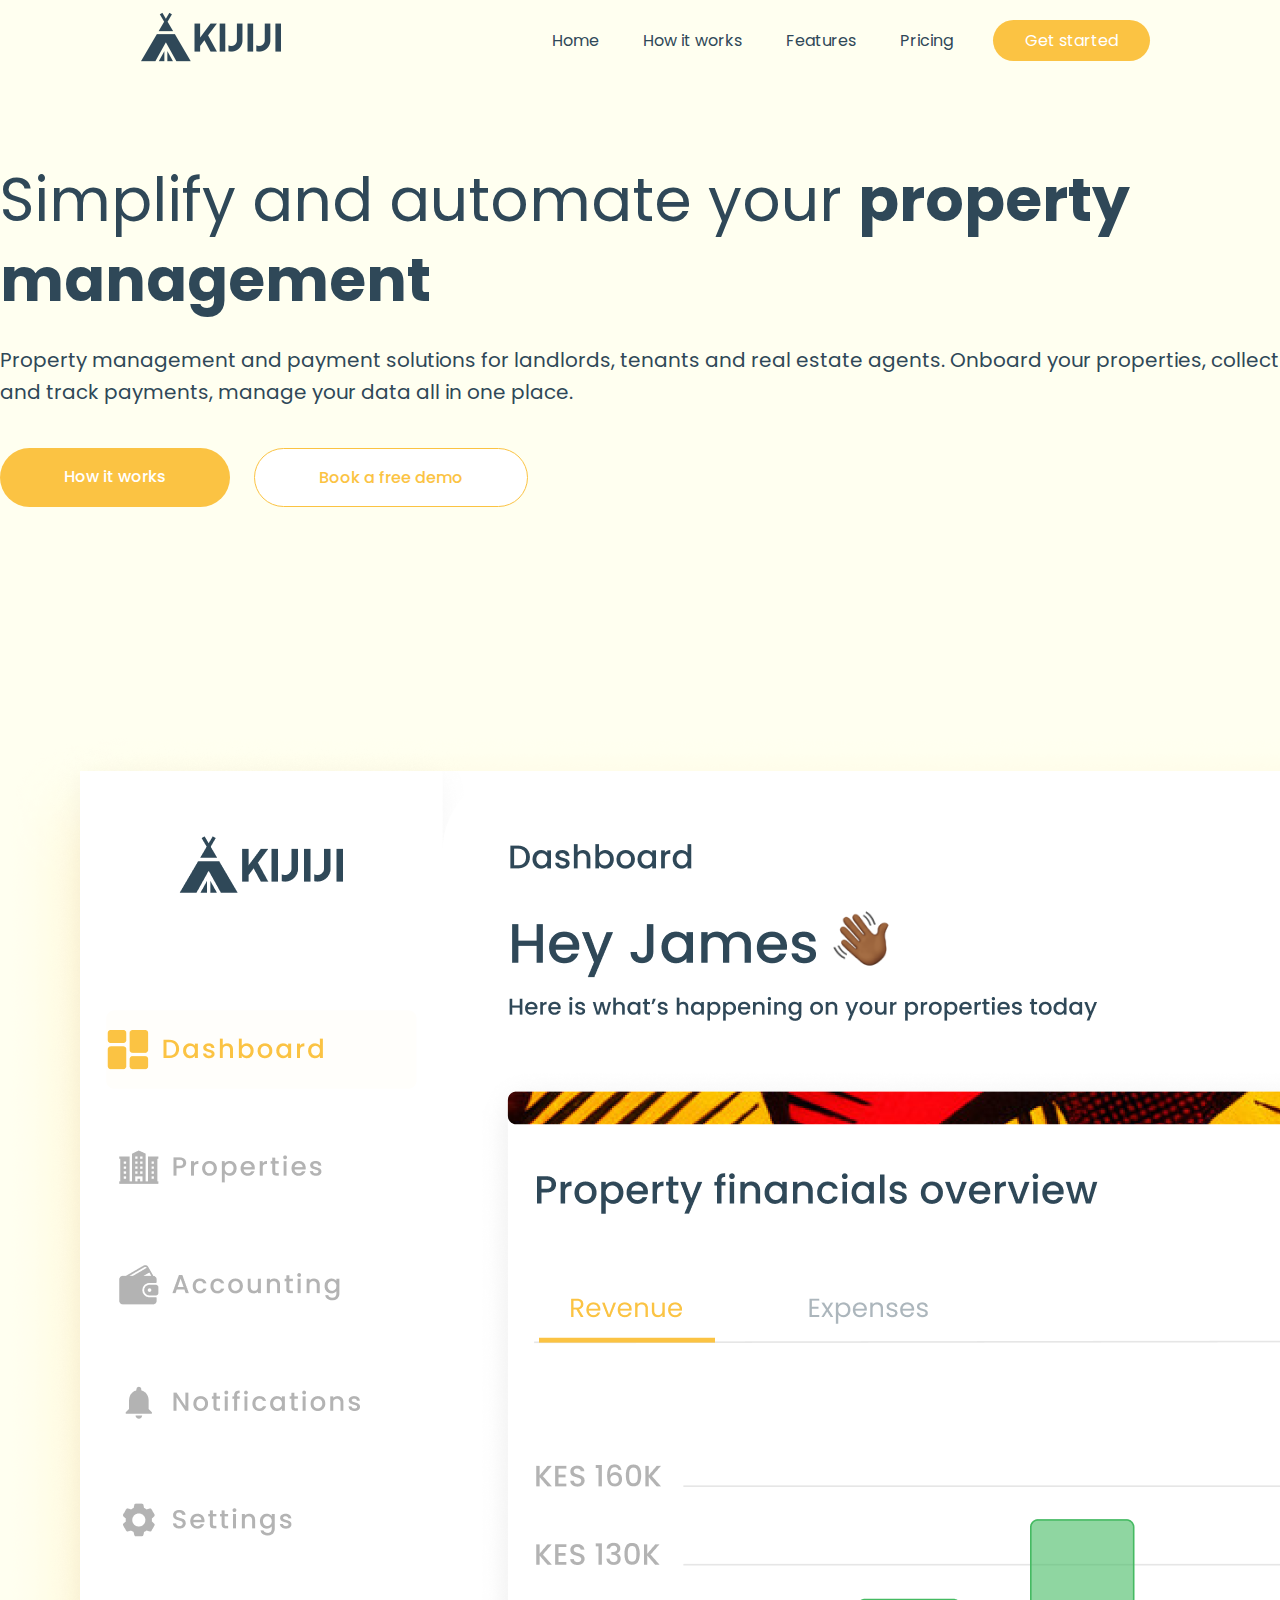
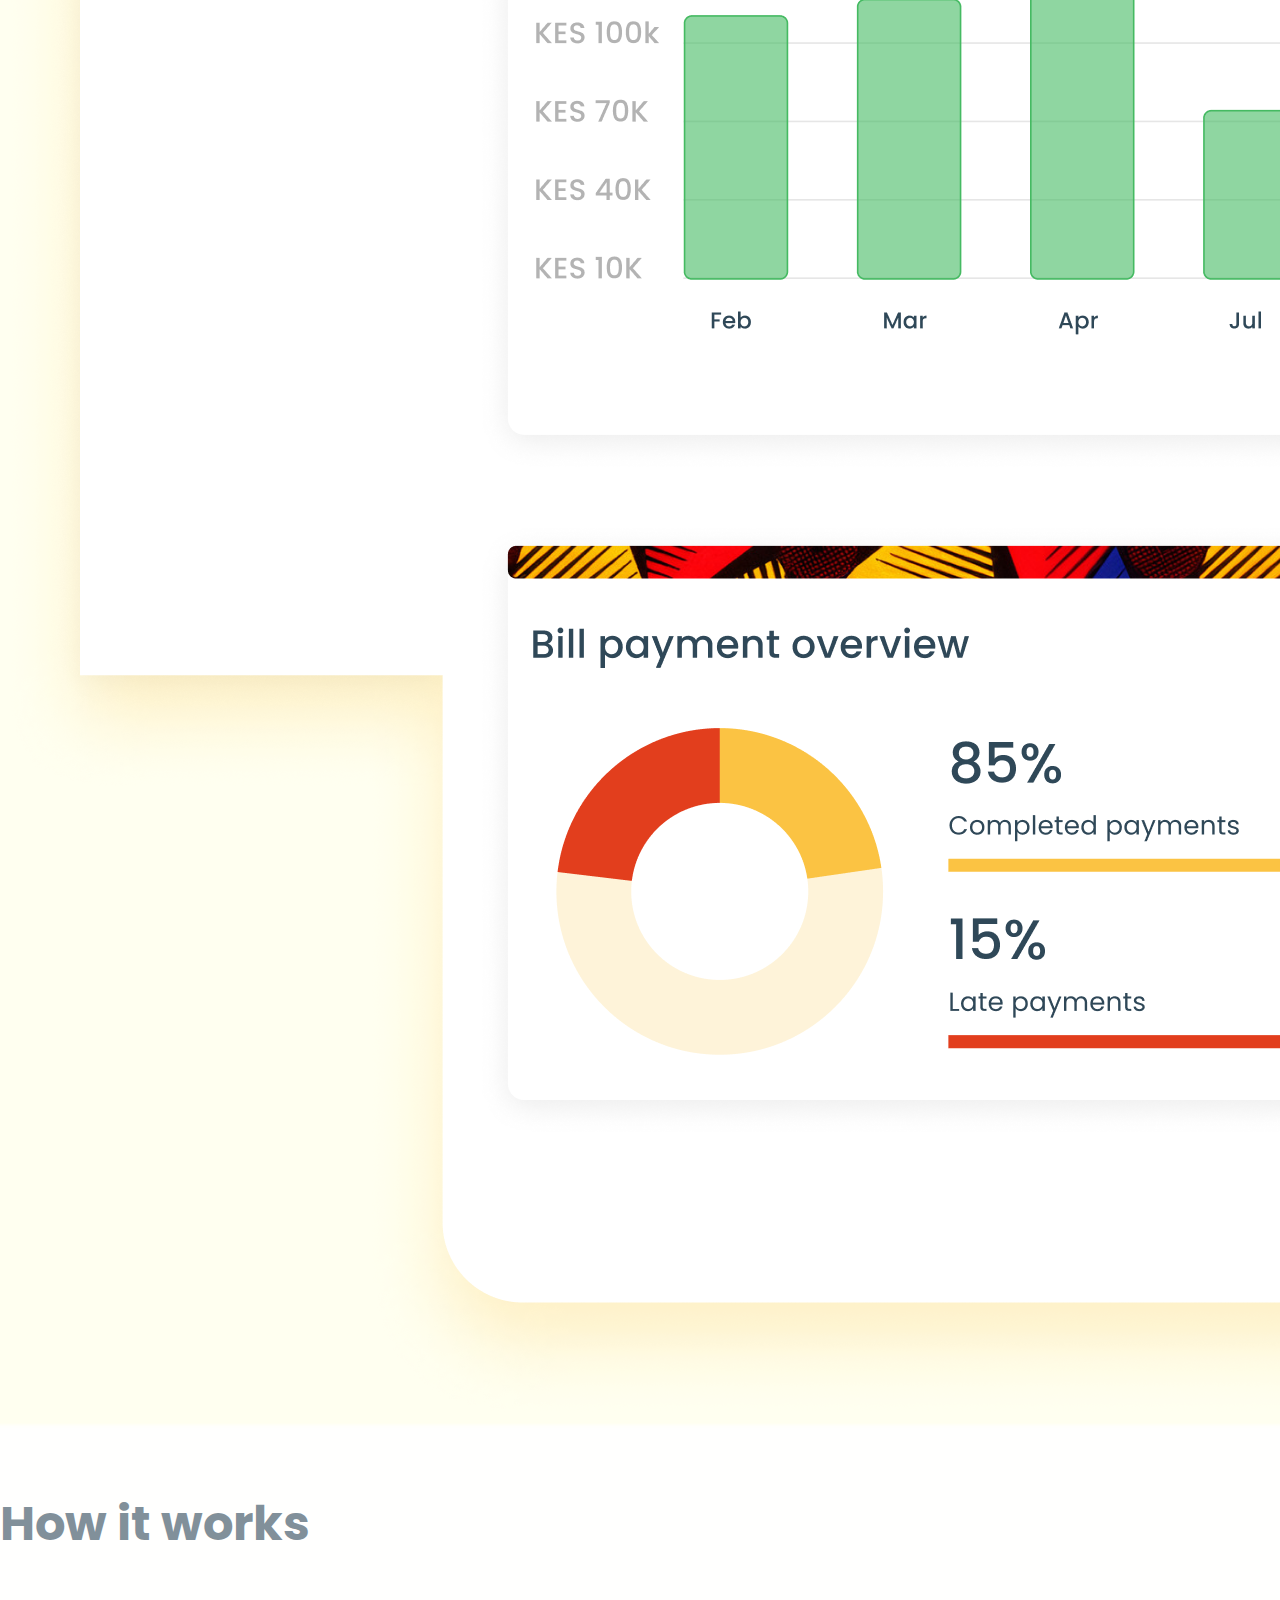
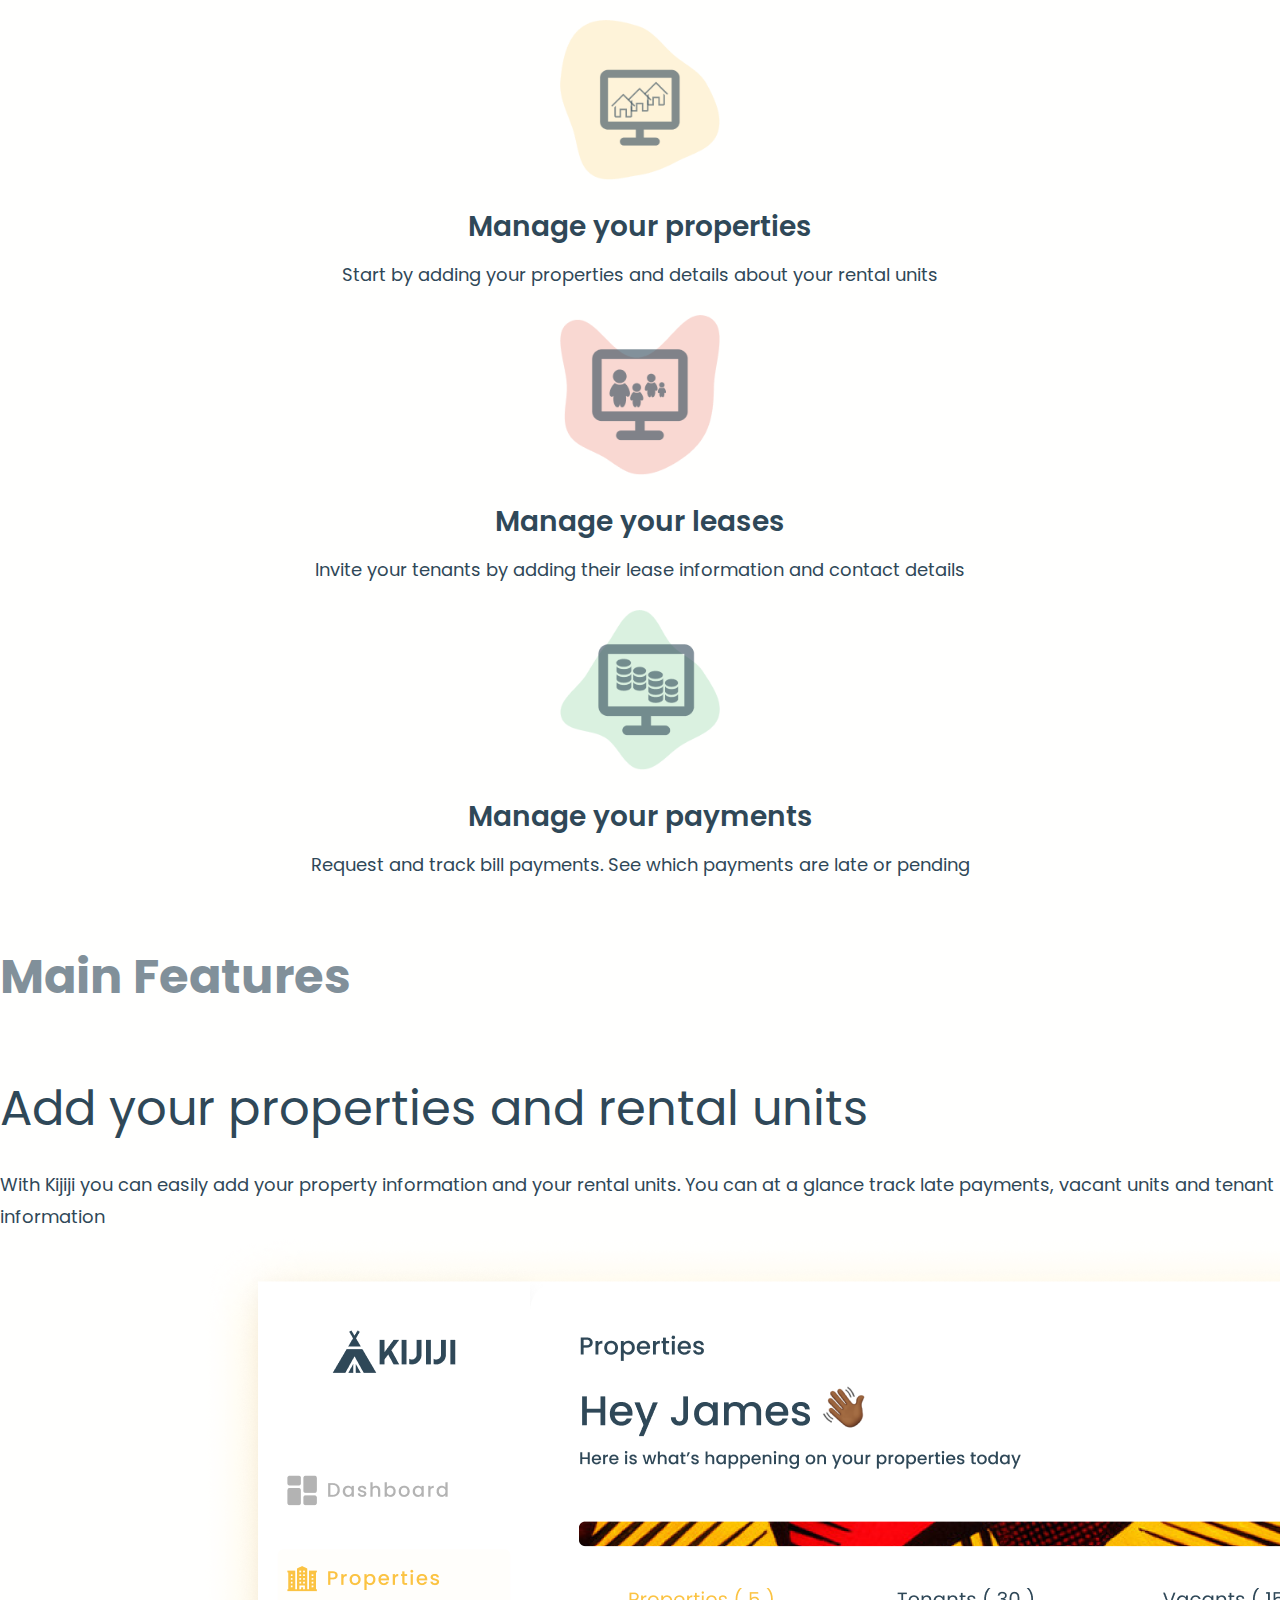
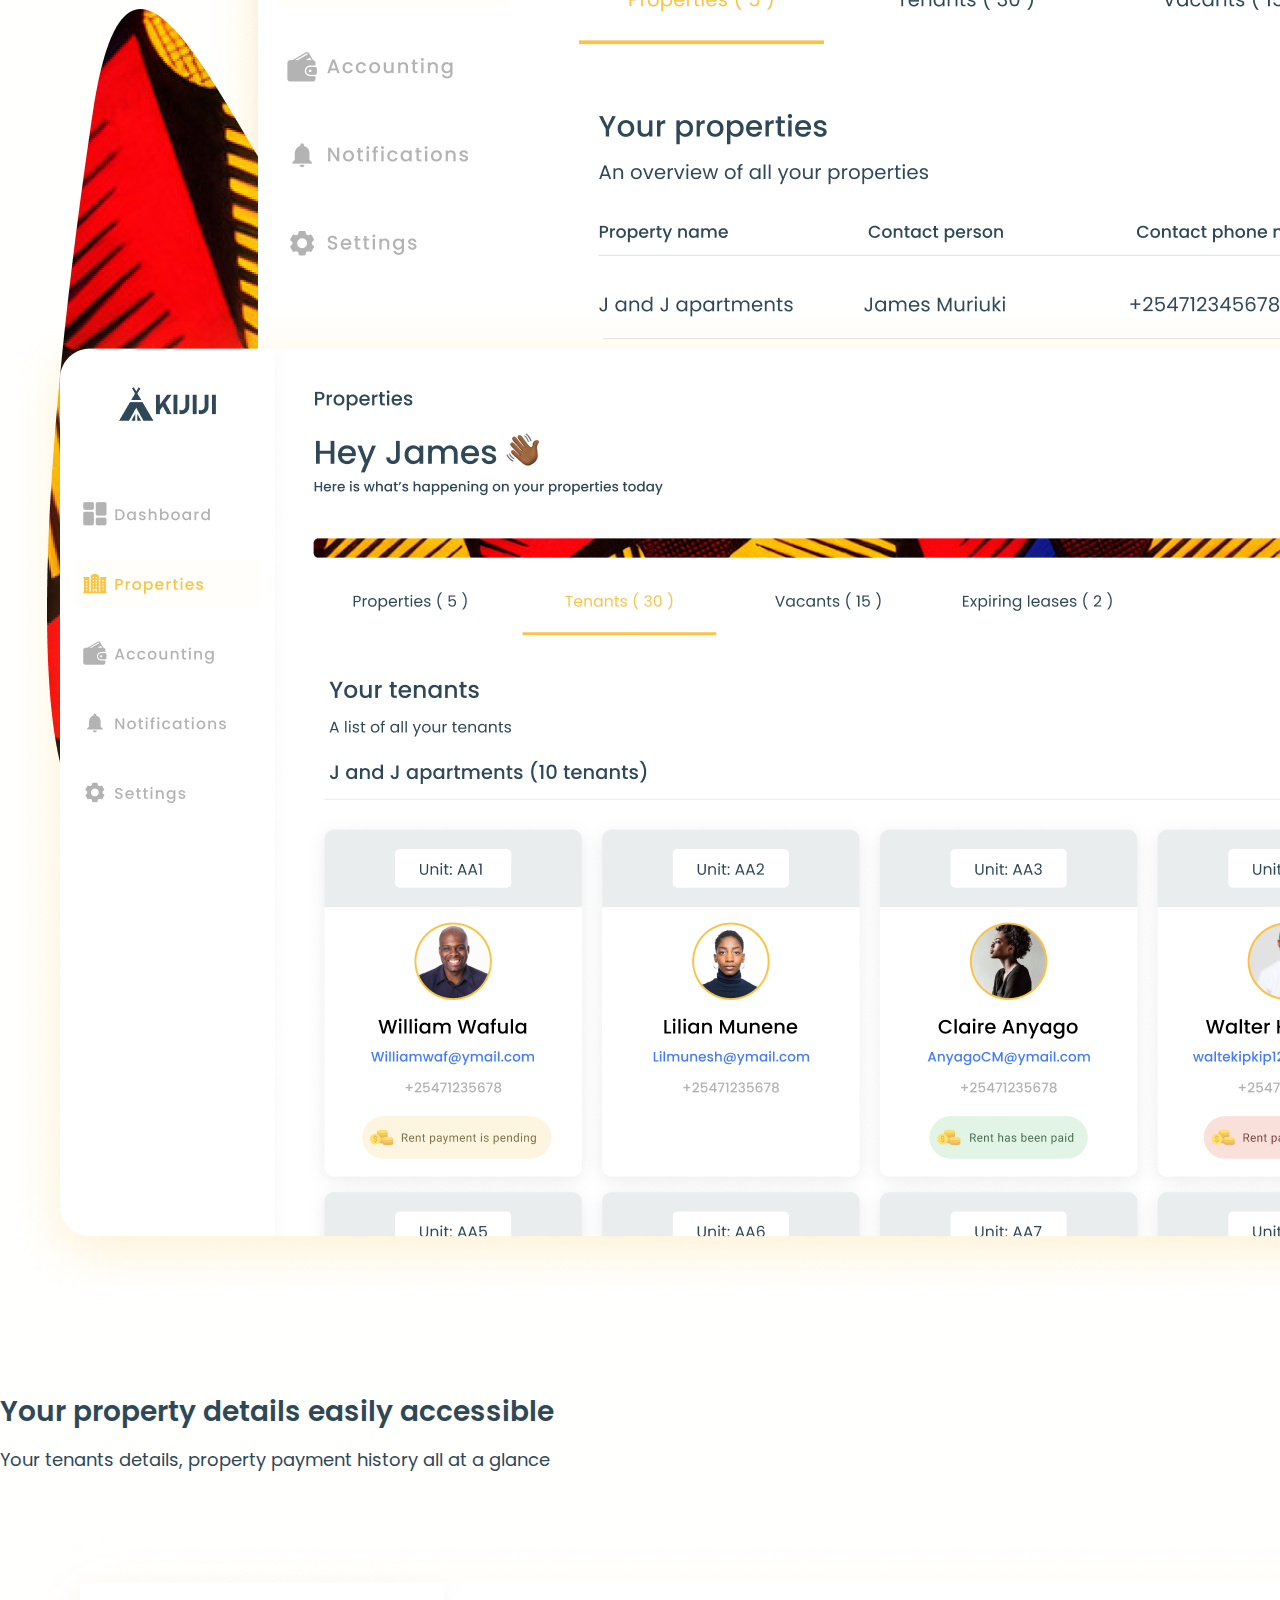
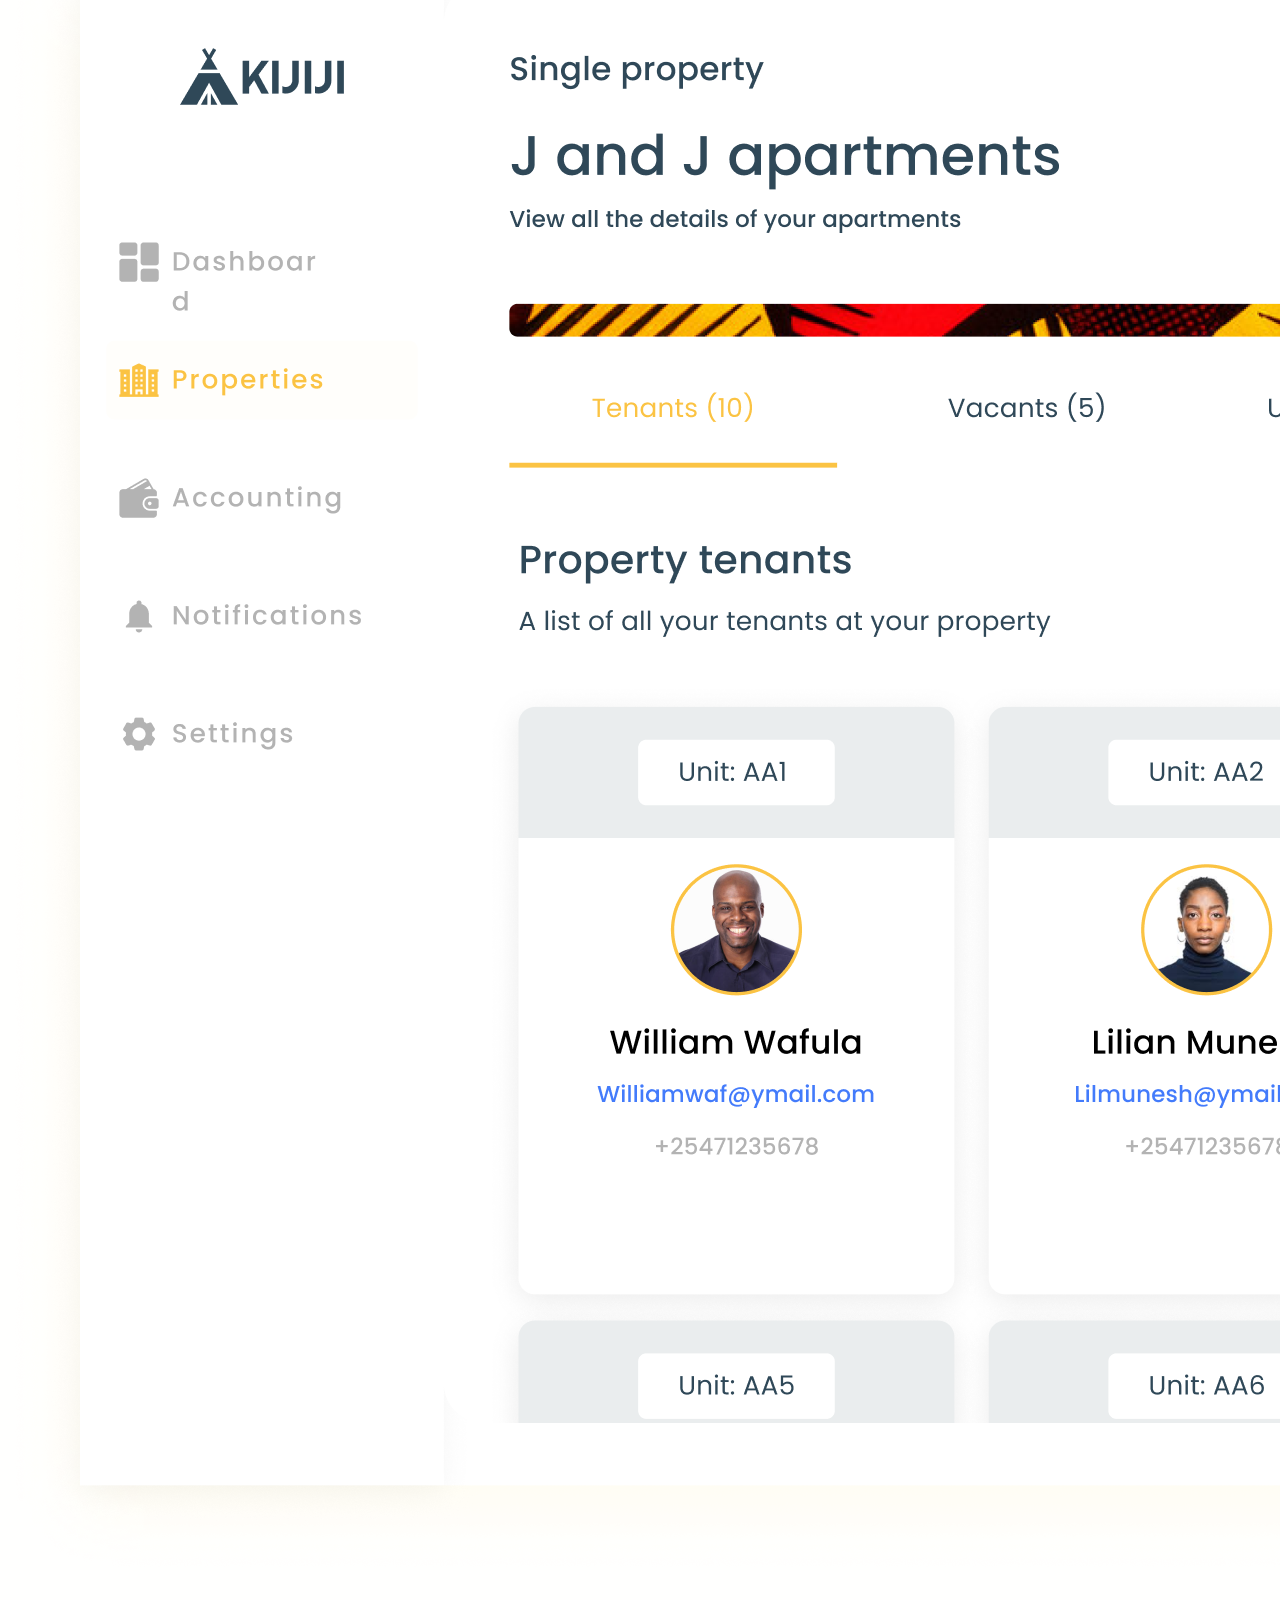
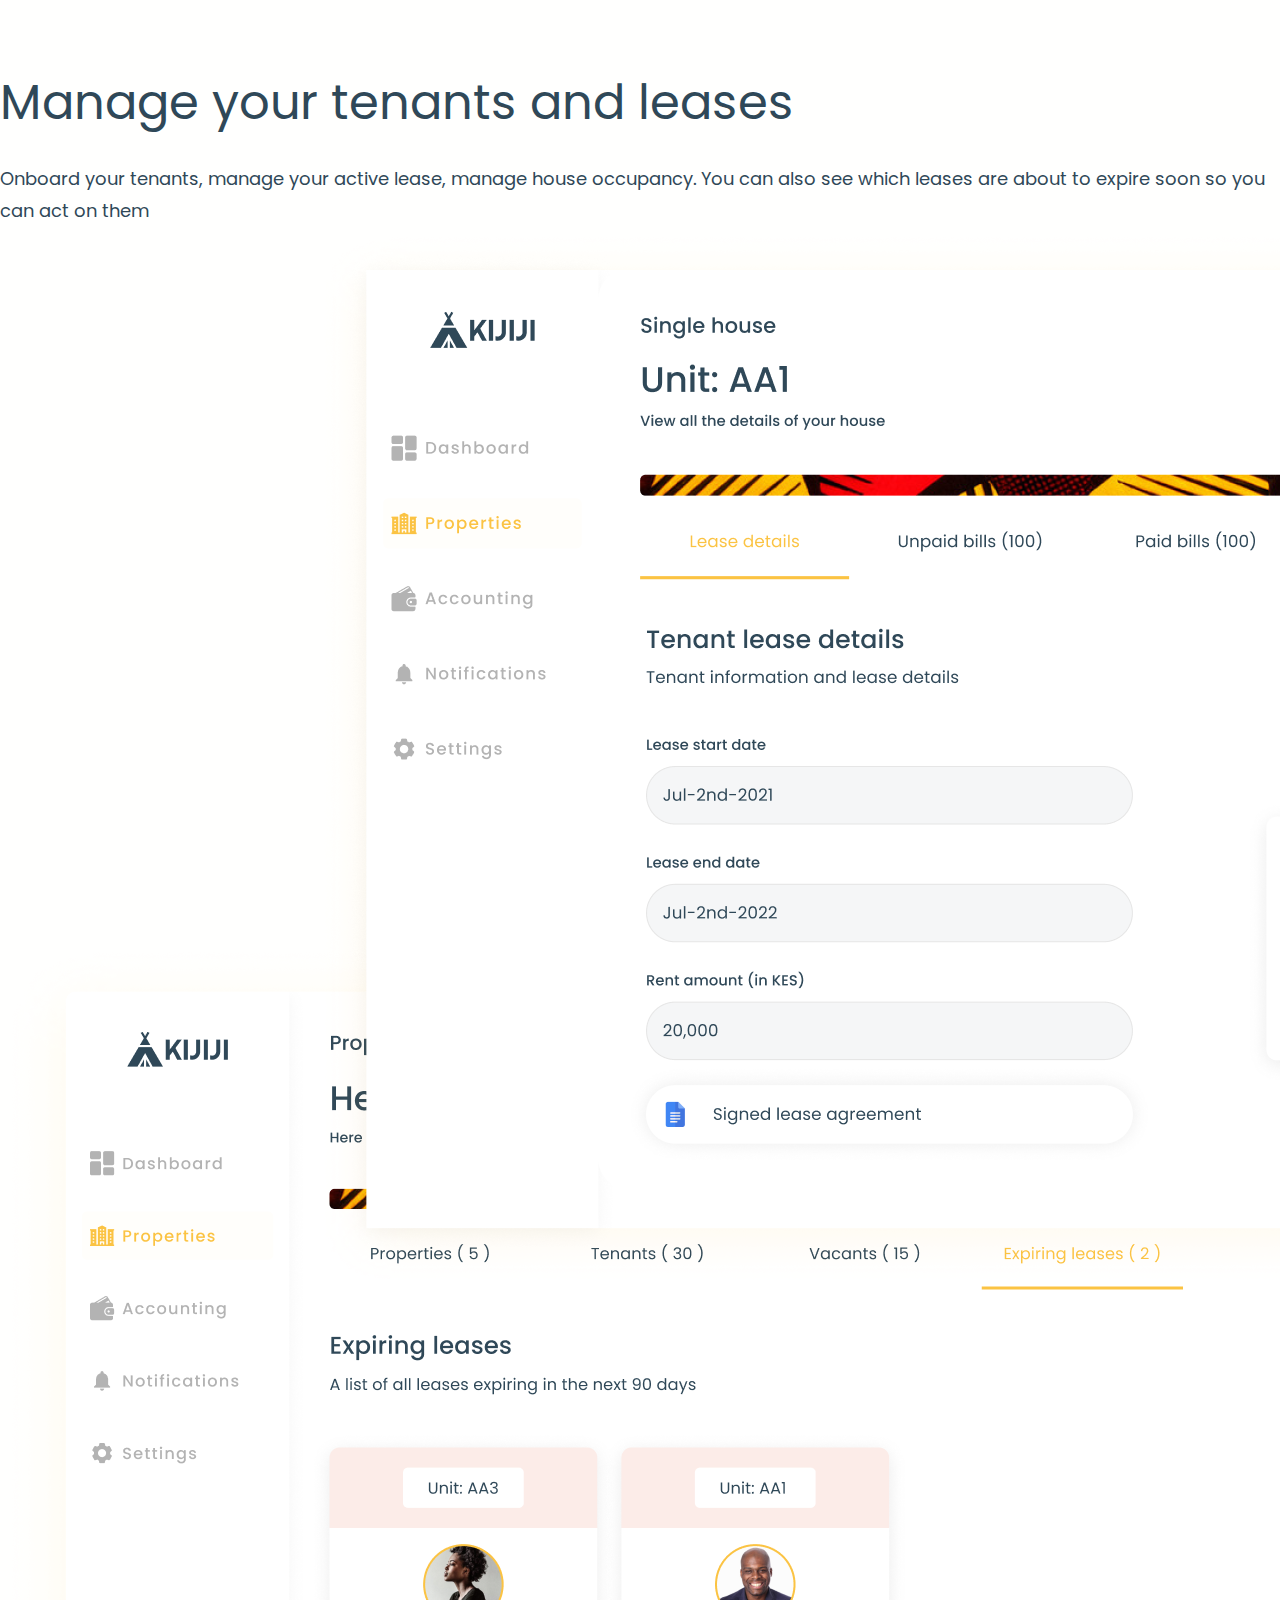
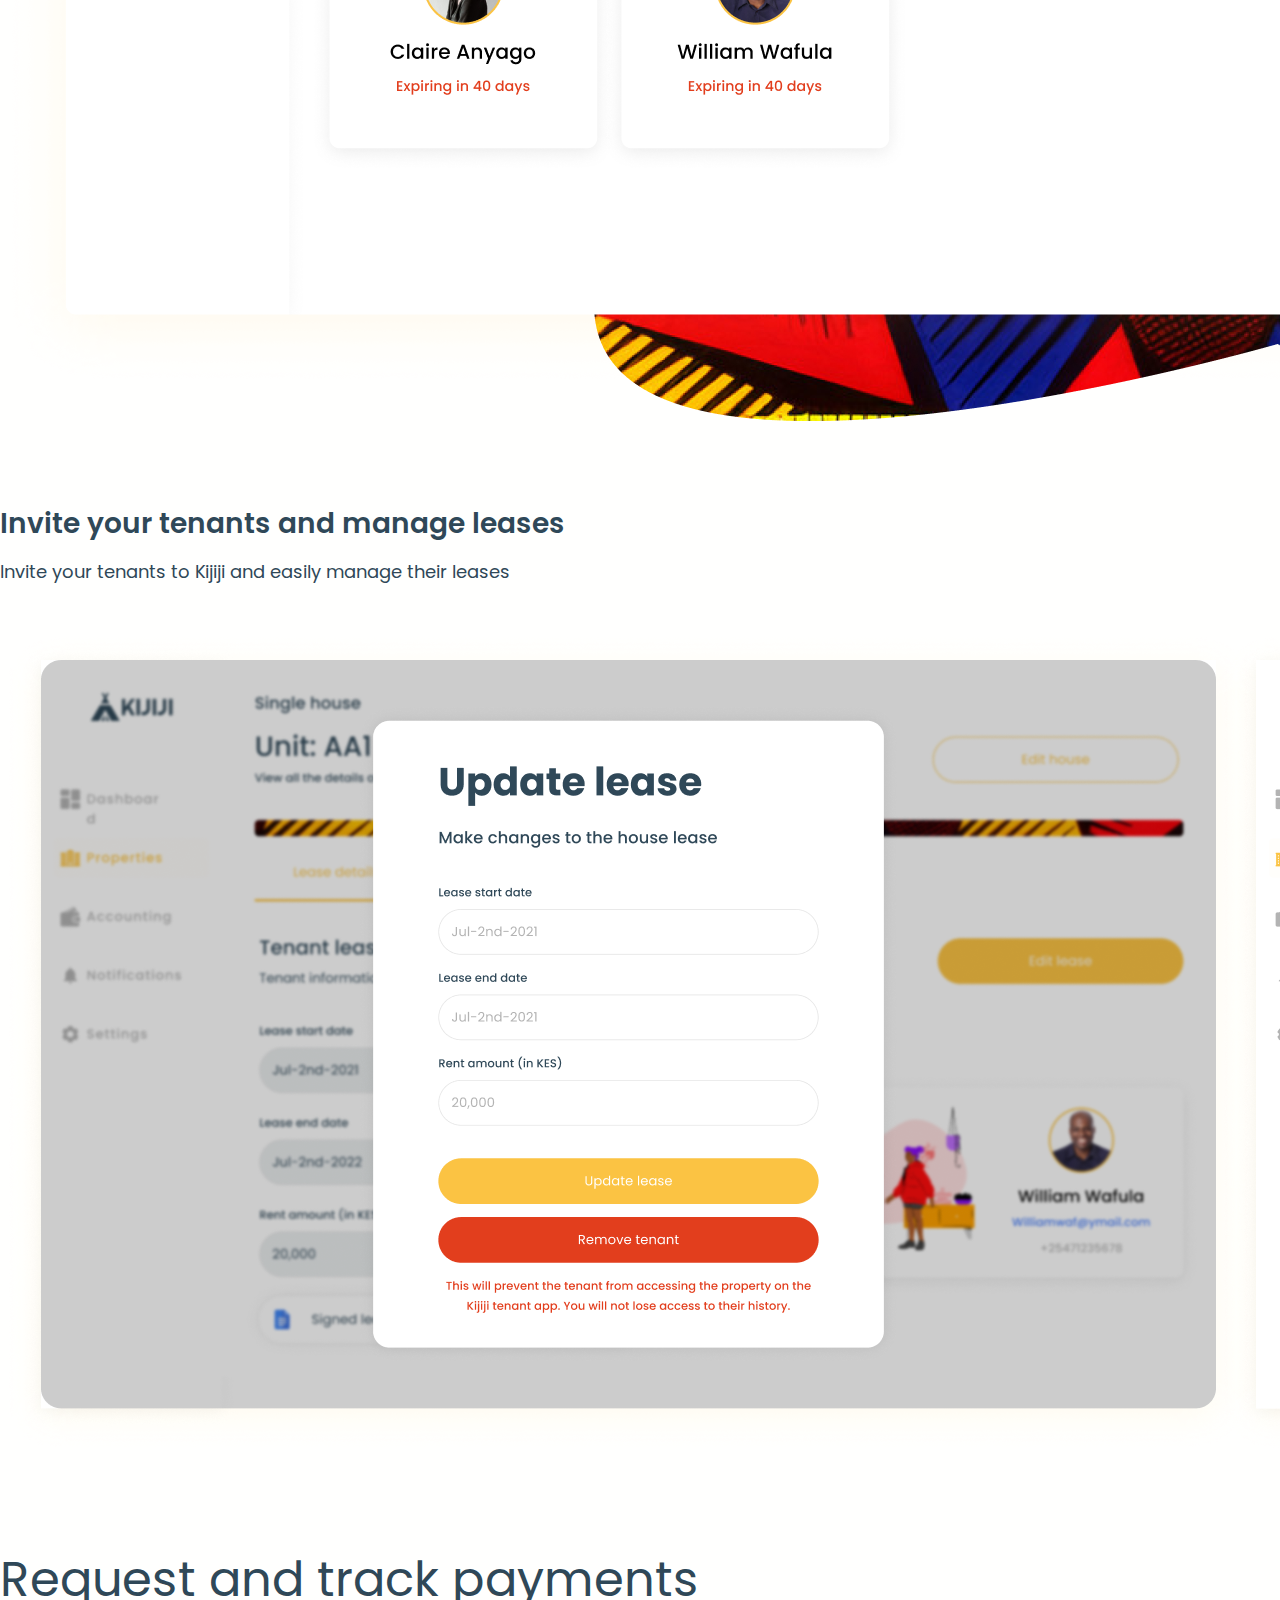
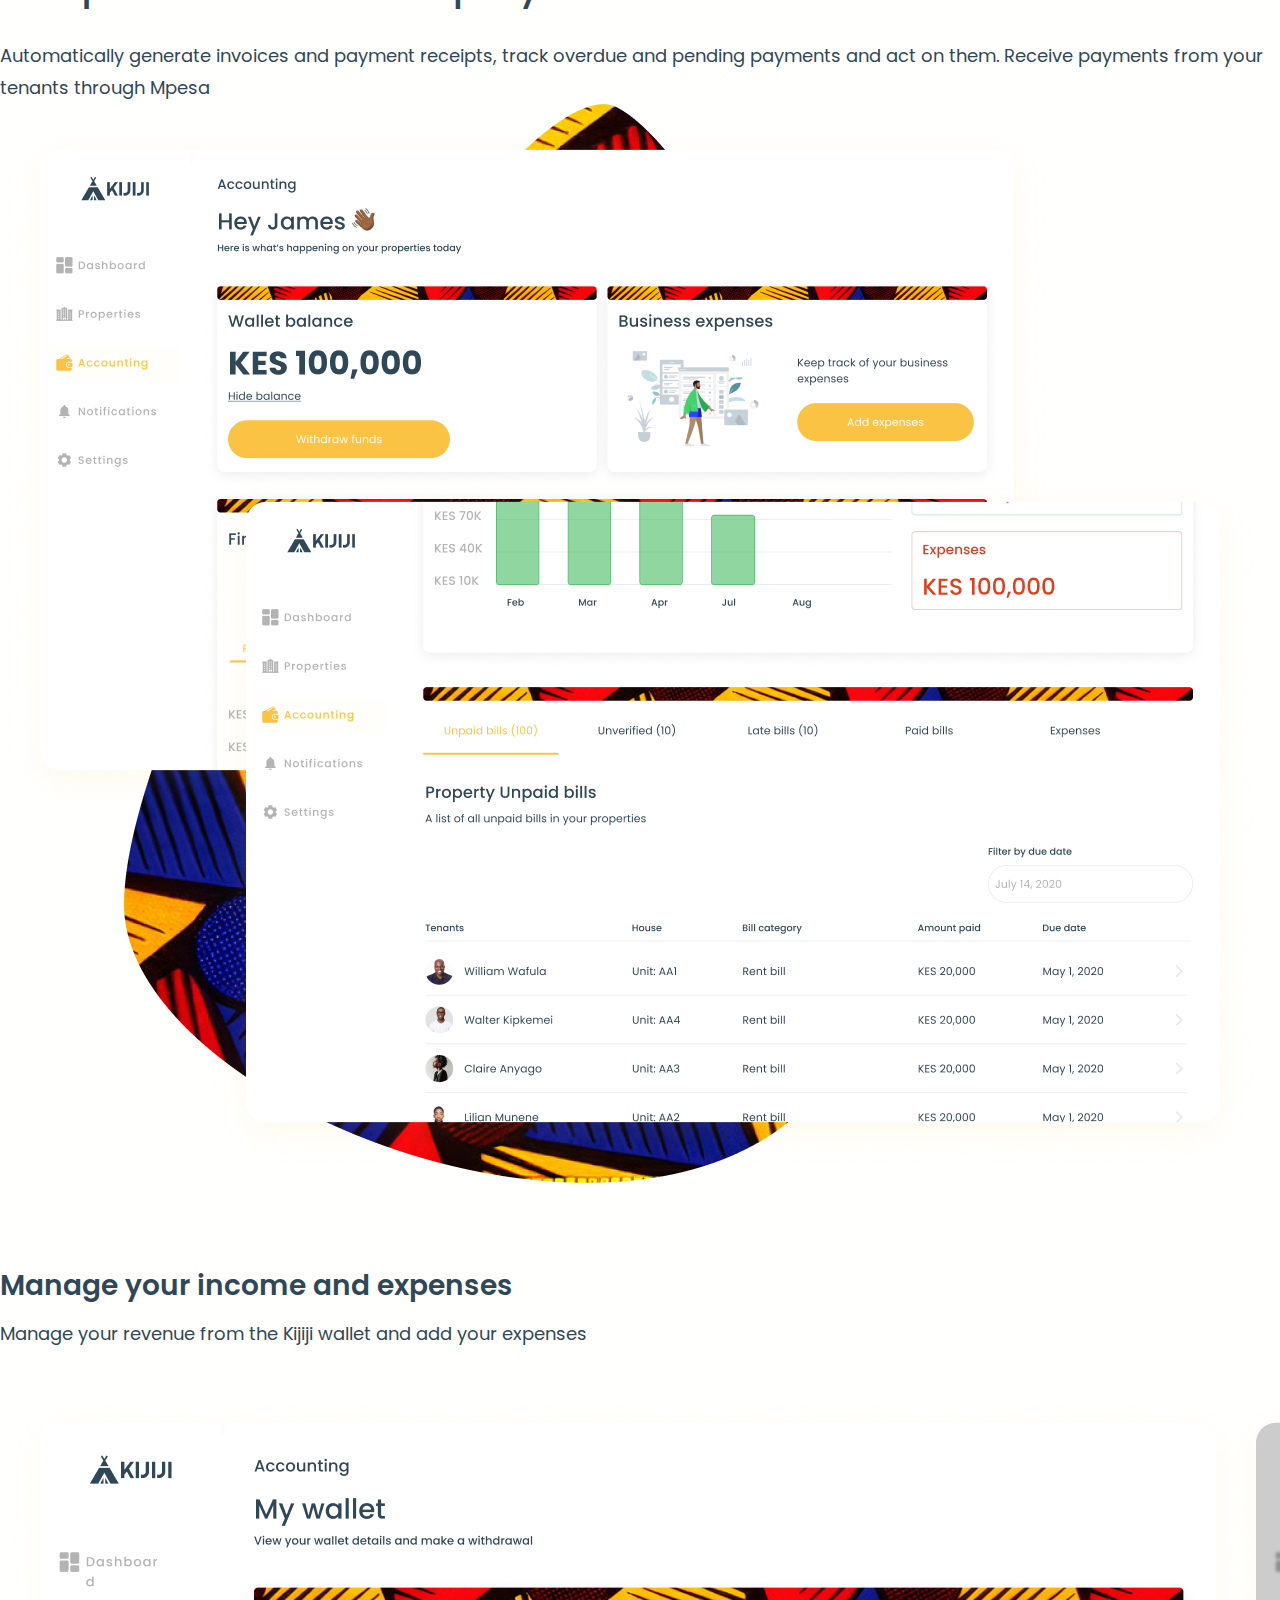
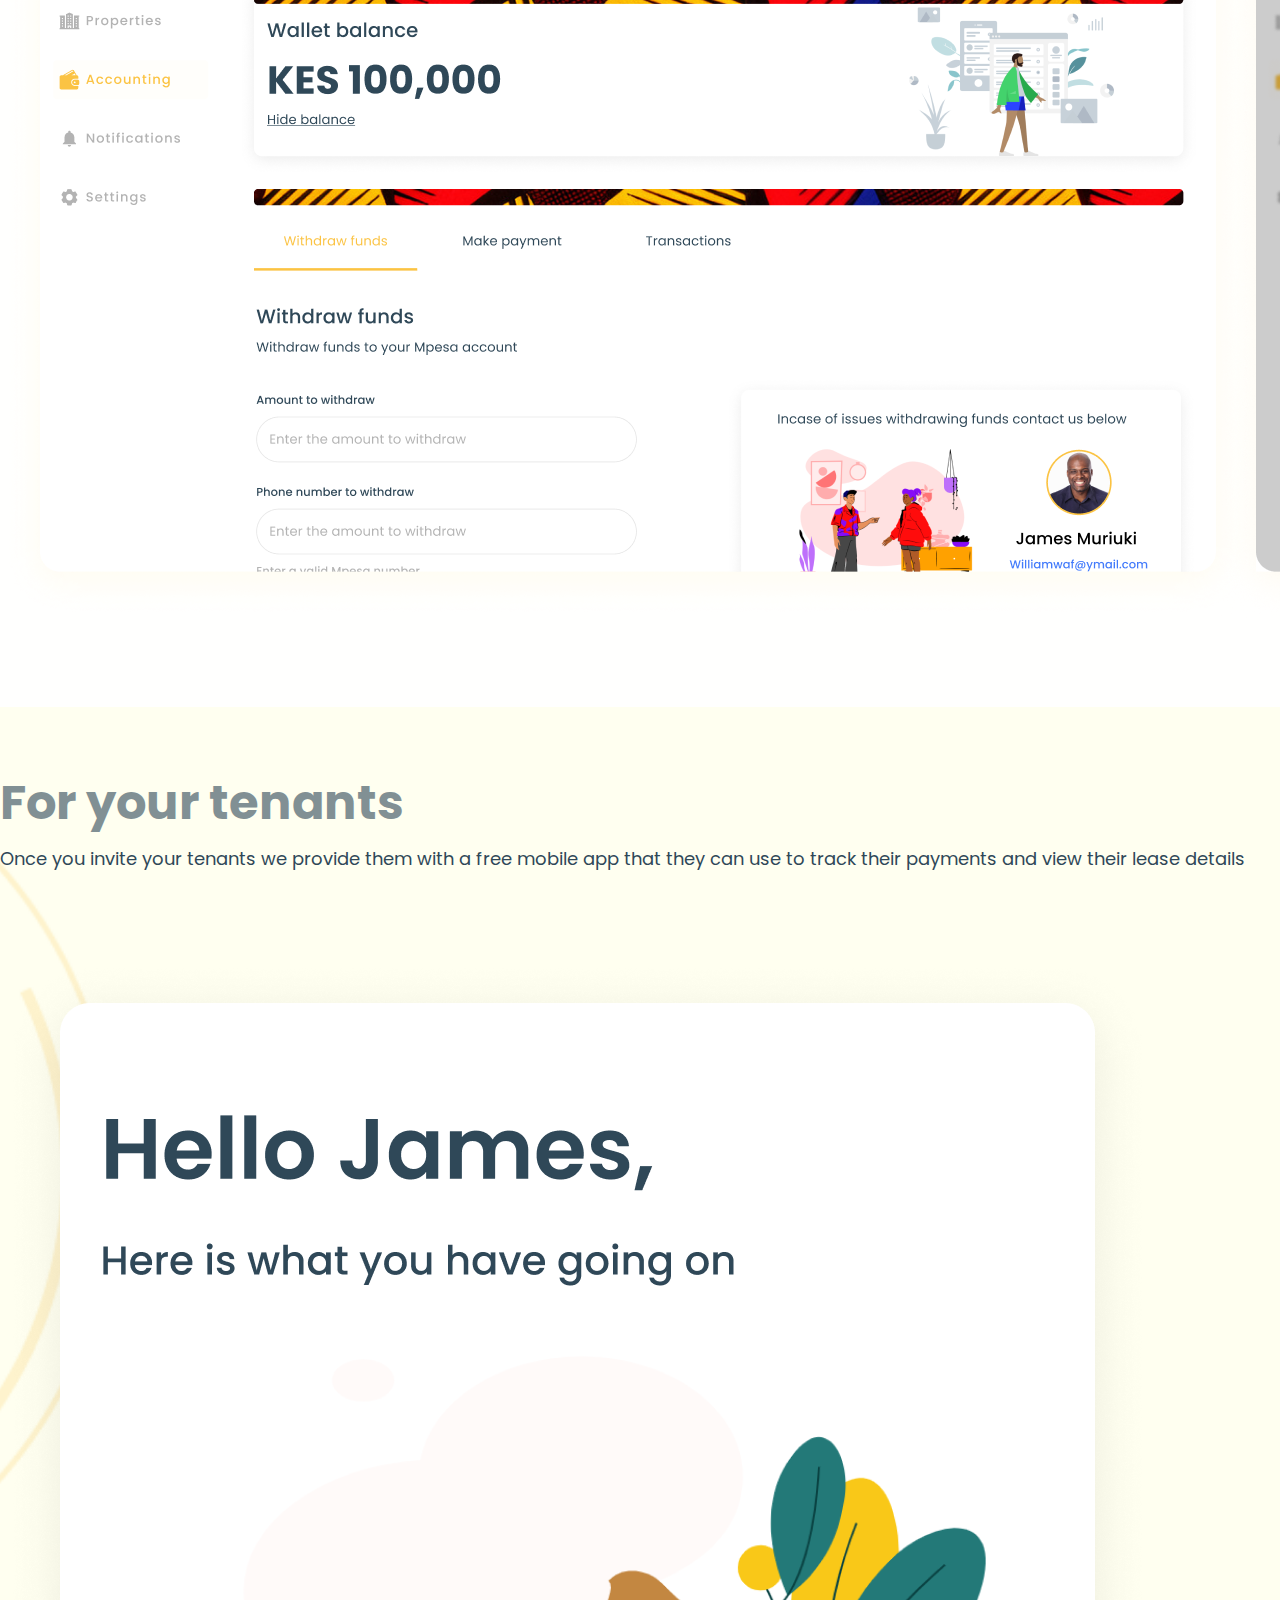
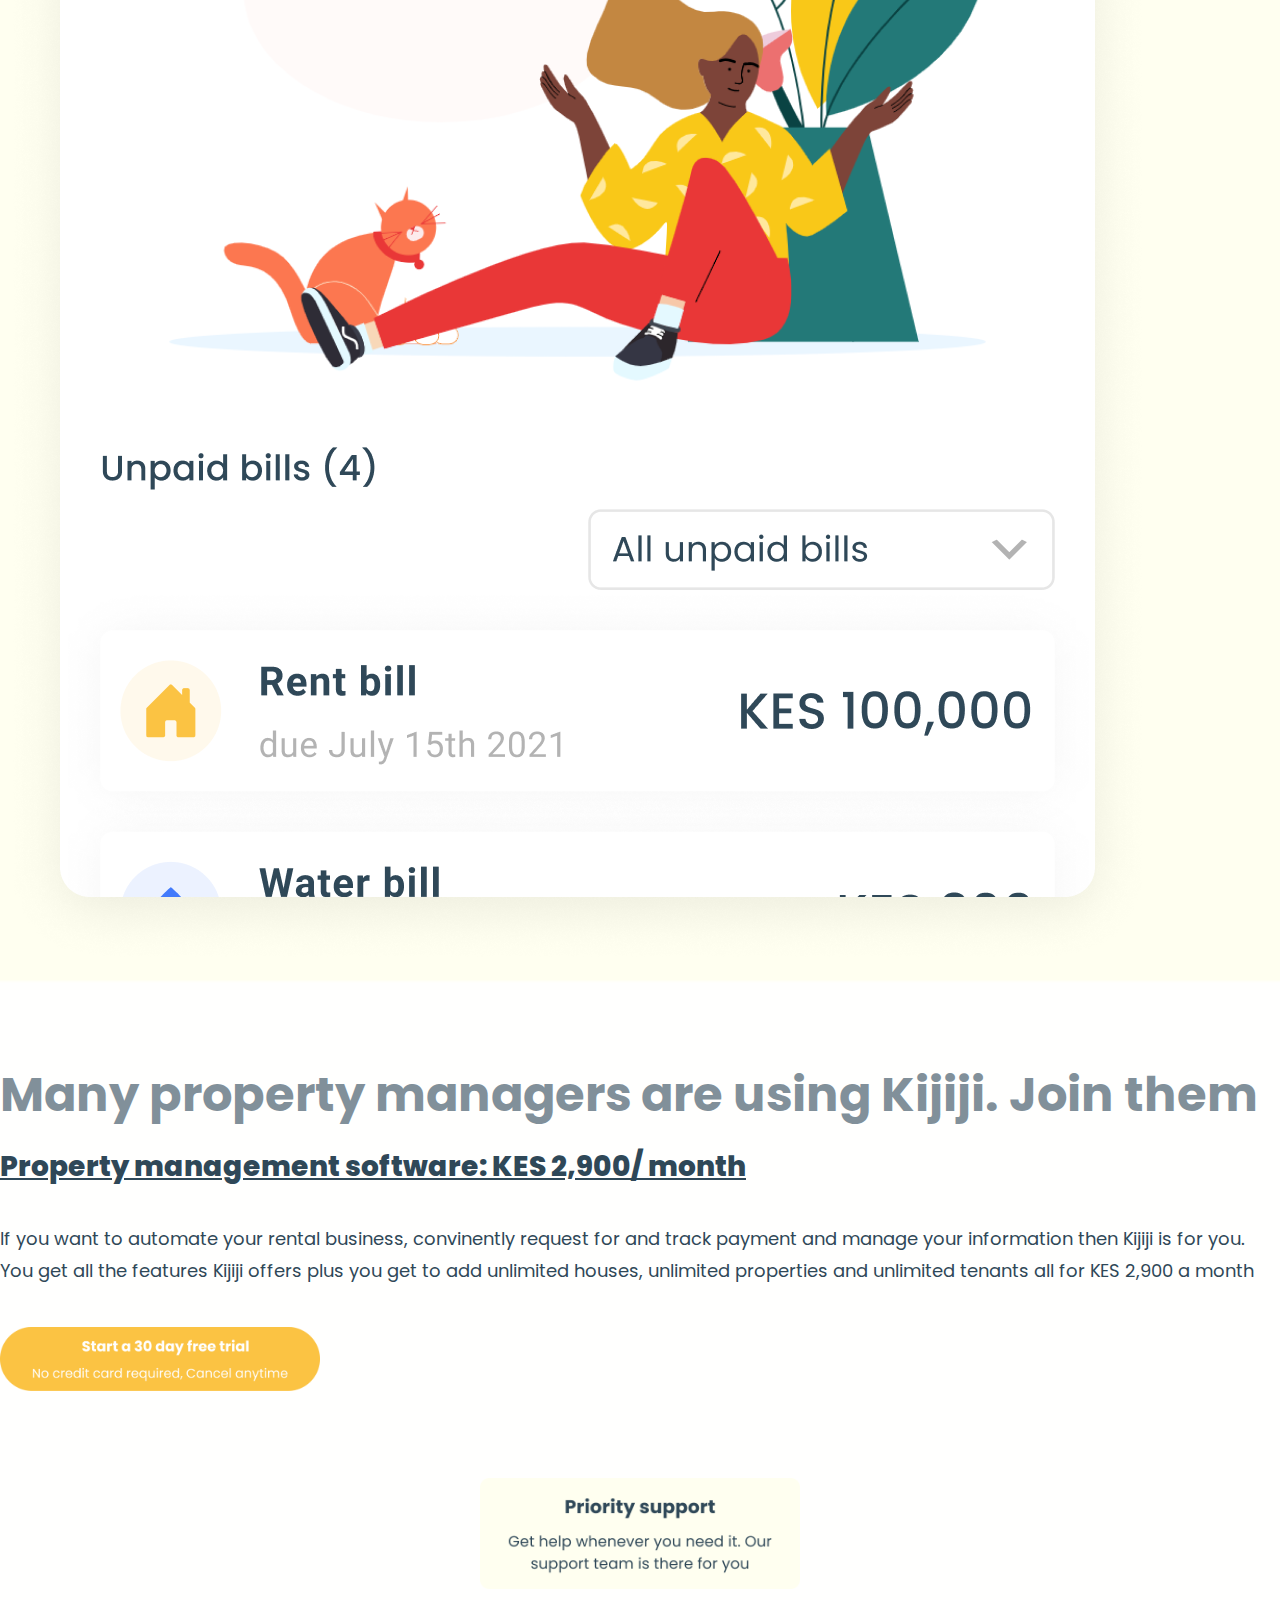
<file: index.html>
<!DOCTYPE html>
<html lang="en">

<head>
  <meta charset="UTF-8">
  <meta http-equiv="X-UA-Compatible" content="IE=edge">
  <meta name="viewport" content="width=device-width, initial-scale=1.0">
  <title>Property management software</title>

  <!-- Google fonts -->
  <link rel="preconnect" href="https://fonts.googleapis.com">
  <link rel="preconnect" href="https://fonts.gstatic.com" crossorigin>
  <link href="https://fonts.googleapis.com/css2?family=Poppins:wght@400;500;600;700;800&display=swap" rel="stylesheet">
  <!-- Google fonts end -->

  <!-- CDN -->
  <link href="https://cdn.jsdelivr.net/npm/bootstrap@5.0.2/dist/css/bootstrap.min.css" rel="stylesheet"
    integrity="sha384-EVSTQN3/azprG1Anm3QDgpJLIm9Nao0Yz1ztcQTwFspd3yD65VohhpuuCOmLASjC" crossorigin="anonymous">

  <!-- CDN end -->

  <link rel="stylesheet" href="style.css">
</head>

<body>

  <!-- Menu -->
  <section id="header-menu">

    <div class="menu-logo">
      <a href="#"><img src="Images/Kijiji-logo.png" alt="Kijiji logo"></a>
    </div>

    <div class="menu-items">
      <div class="menu-links">
        <nav>
          <ul>
            <li><a href="#home">Home</a></li>
            <li><a href="#how-it-works">How it works</a></li>
            <li><a href="#features">Features</a></li>
            <li><a href="#pricing">Pricing</a></li>
          </ul>
        </nav>
      </div>
      <div class="menu-button">
        <a href="#pricing">Get started</a>
      </div>
    </div>

  </section>

  <!-- Menu end -->

  <!-- Home  -->

  <section id="home" class="container-fluid">
    <div class="container">
      <div class="row">
        <div class="home-content col-sm-12 col-md-6 ">
          <h1>Simplify and automate your <span> property management </span></h1>
          <h6>Property management and payment solutions for landlords, tenants and real estate agents. Onboard your
            properties, collect and track payments, manage your data all in one place.</h6>
          <div class="home-buttons">
            <a href="#how-it-works" class="solid-button">How it works</a>
            <a href="https://calendly.com/kijiji/product-demo" class="outline-button">Book a free demo</a>
          </div>
        </div>
        <div class="home-image col-sm-12 col-md-6">

          <img src="Images/Hero-Image.png" alt="Illustration of Kijiji dashboard" class="img-fluid">

        </div>
      </div>
    </div>
  </section>

  <!-- Home end -->

  <!-- how-it-works -->

  <section id="how-it-works" class="container">

    <!-- Title -->

    <div class="row">
      <div class="col">
        <h3>How it works</h3>
      </div>
    </div>

    <!-- Title end -->

    <div class="row how-it-works-items">

      <!-- How it works item -->
      <div class="col-sm-12 col-md-4 how-it-works-item">
        <img src="Images/Hiw-1.png" alt="Manage your property illustration">
        <h5>Manage your properties</h5>
        <p>Start by adding your properties and details about your rental units</p>
      </div>
      <!-- How it works item -->

      <!-- How it works item -->
      <div class="col-sm-12 col-md-4 how-it-works-item">
        <img src="Images/Hiw-2.png" alt="Manage your leases illustration">
        <h5>Manage your leases</h5>
        <p>Invite your tenants by adding their lease information and contact details</p>

      </div>
      <!-- How it works item -->

      <!-- How it works item -->
      <div class="col-sm-12 col-md-4 how-it-works-item">
        <img src="Images/Hiw-3.png" alt="Manage your payments illustration">
        <h5>Manage your payments</h5>
        <p>Request and track bill payments. See which payments are late or pending</p>
      </div>
      <!-- How it works item -->


    </div>
  </section>
  <!-- how-it-works -->

  <!-- Main features -->
  <section id="features" class="container">

    <div class="row">
      <div class="col text-center">
        <h3>Main Features</h3>
      </div>
    </div>

    <!-- Main feature -->

    <div class="main-feature row" id="#manage-property">

      <div class="row">
        <div class="col-sm-12 col-md-6 feature-content">

          <h2>Add your properties and rental units</h2>
          <p>With Kijiji you can easily add your property information and your rental units. You can at a glance track
            late payments, vacant units and tenant information</p>

        </div>

        <div class="col-sm-12 col-md-6">
          <img src="Images/Manage-feature.png" alt="Manage property product image" class="img-fluid">
        </div>
      </div>

      <div class="row extras">
        <div class="col text-center">
          <h5>Your property details easily accessible</h5>
          <p>Your tenants details, property payment history all at a glance</p>
        </div>

      </div>

      <div class="row">
        <div class="col">
          <img src="Images/Property-extra.png" alt="Other property features" class="img-fluid">
        </div>
      </div>
    </div>

    <!-- Main feature -->

    <!-- Main feature -->

    <div class="main-feature row" id="#manage-leases">

      <div class="row">
        <div class="col-sm-12 col-md-6 feature-content">

          <h2>Manage your tenants and leases</h2>
          <p>Onboard your tenants, manage your active lease, manage house occupancy. You can also see which leases are
            about to expire soon so you can act on them</p>

        </div>

        <div class="col-sm-12 col-md-6">
          <img src="Images/lease-feature.png" alt="Manage leases product image" class="img-fluid">
        </div>
      </div>

      <div class="row extras">
        <div class="col text-center">
          <h5>Invite your tenants and manage leases</h5>
          <p>Invite your tenants to Kijiji and easily manage their leases</p>
        </div>

      </div>

      <div class="row">
        <div class="col">
          <img src="Images/lease-extras.png" alt="Other leases product features" class="img-fluid">
        </div>
      </div>
    </div>

    <!-- Main feature -->

    <!-- Main feature -->

    <div class="main-feature row" id="#manage-payments">

      <div class="row">
        <div class="col-sm-12 col-md-6 feature-content">

          <h2>Request and track payments</h2>
          <p>Automatically generate invoices and payment receipts, track overdue and pending payments and act on them.
            Receive payments from your tenants through Mpesa</p>

        </div>

        <div class="col-sm-12 col-md-6">
          <img src="Images/payment-feature.png" alt="Manage payment product image" class="img-fluid">
        </div>
      </div>

      <div class="row extras">
        <div class="col text-center">
          <h5>Manage your income and expenses</h5>
          <p> Manage your revenue from the Kijiji wallet and add your expenses </p>
        </div>

      </div>

      <div class="row">
        <div class="col">
          <img src="Images/payment-extras.png" alt="Other payment product features" class="img-fluid">
        </div>
      </div>
    </div>

    <!-- Main feature -->


  </section>

  <section id="tenants" class="container-fluid">

    <div class="container">

      <div class="row">

        <div class="col-sm-12 col-md-6">
          <h3>For your tenants</h3>
          <p>Once you invite your tenants we provide them with a free mobile app that they can use to track their
            payments and view their lease details </p>
        </div>
        <div class="col-sm-12 col-md-6"></div>
      </div>

      <div class="row">
        <div class="col-sm-12 col-md-12">
          <img src="Images/tenants-app.png" alt="tenats app" class="img-fluid">
        </div>
      </div>

    </div>
  </section>

  <!-- pricing -->
  <section id="pricing" class="container">
    <div class="row pricing-text">
      <div class="col-sm-12 col-md-2"></div>
      <div class="col-sm-12 col-md-8 text-center">
        <h3>Many property managers are using Kijiji. Join them</h3>
        <h5>Property management software: KES 2,900/ month</h5>
        <p>If you want to automate your rental business, convinently request for and track payment and manage your
          information then Kijiji is for you. You get all the features Kijiji offers plus you get to add unlimited
          houses, unlimited properties and unlimited tenants all for KES 2,900 a month </p>

        <a href="https://app.withkijiji.com/welcome"><img src="Images/button-image.png" alt="Image button"></a>

      </div>
      <div class="col-sm-12 col-md-2"></div>
    </div>
    <div class="row pricing-features">
      <div class="col-sm-6 col-md-4">
        <img src="Images/pricing-goal-(1).png" alt="Image button" class="img-fluid">
      </div>
      <div class="col-sm-6 col-md-4">
        <img src="Images/pricing-goal-(2).png" alt="Image button" class="img-fluid">
      </div>
      <div class="col-sm-6 col-md-4">
        <img src="Images/pricing-goal-(3).png" alt="Image button" class="img-fluid">
      </div>
      <div class="col-sm-6 col-md-4">
        <img src="Images/pricing-goal-(4).png" alt="Image button" class="img-fluid">
      </div>
      <div class="col-sm-6 col-md-4">
        <img src="Images/pricing-goal-(5).png" alt="Image button" class="img-fluid">
      </div>
      <div class="col-sm-6 col-md-4">
        <img src="Images/pricing-goal-(6).png" alt="Image button" class="img-fluid">
      </div>
    </div>
  </section>
  <!-- pricing end -->

  <section id="footer" class="container-fluid">
    <div class="container">
      <div class="row">

        <div class="col-sm-12 col-md-4 footer-sec">
          <img src="Images/Kijiji-logo.png" alt="Kijiji logo" class="img-fluid logo">
          <p>Property management and payment solutions for landlords, tenants and real estate agents.</p>

        </div>
        <div class="col-sm-12 col-md-4 footer-sec">

          <nav>
            <ul>
              <li><a href="#home">Home</a></li>
              <li><a href="#features">Features</a></li>
              <li><a href="#pricing">Pricing</a></li>
              <li><a href="https://app.withkijiji.com/welcome">Get started</a></li>
              <li><a href="./privacy.html">Privacy policy</a></li>
              <li><a href="./terms.html">Terms and condition</a></li>
            </ul>
          </nav>

        </div>
        <div class="col-sm-12 col-md-4 footer-sec">
          <h3>Feel free to say Hello</h3>
          <p>If you have any questions about Kijiji or our features please feel free to reach out to us </p>

          <div class="socials">
            <a href="mailto:info@withkijiji.com"><img src="Images/gmail-icon.png" alt="" class="img-fluid"></a>
            <a href="https://www.instagram.com/withkijiji/"><img src="Images//ig-icon.png" alt="" class="img-fluid"></a>
            <a href="https://www.linkedin.com/company/69681862/"><img src="Images/in-icon.png" alt=""
                class="img-fluid"></a>
            <a href="https://twitter.com/withKijiji"><img src="Images/tw-icon.png" alt="" class="img-fluid"></a>
          </div>
        </div>

      </div>
    </div>
  </section>


  <!-- Javascript -->
  <script src="  https://cdnjs.cloudflare.com/ajax/libs/jquery/3.6.0/jquery.min.js
"></script>
  <script src="https://cdn.jsdelivr.net/npm/bootstrap@5.0.2/dist/js/bootstrap.bundle.min.js"
    integrity="sha384-MrcW6ZMFYlzcLA8Nl+NtUVF0sA7MsXsP1UyJoMp4YLEuNSfAP+JcXn/tWtIaxVXM" crossorigin="anonymous">
  </script>
</body>

</html>
</file>
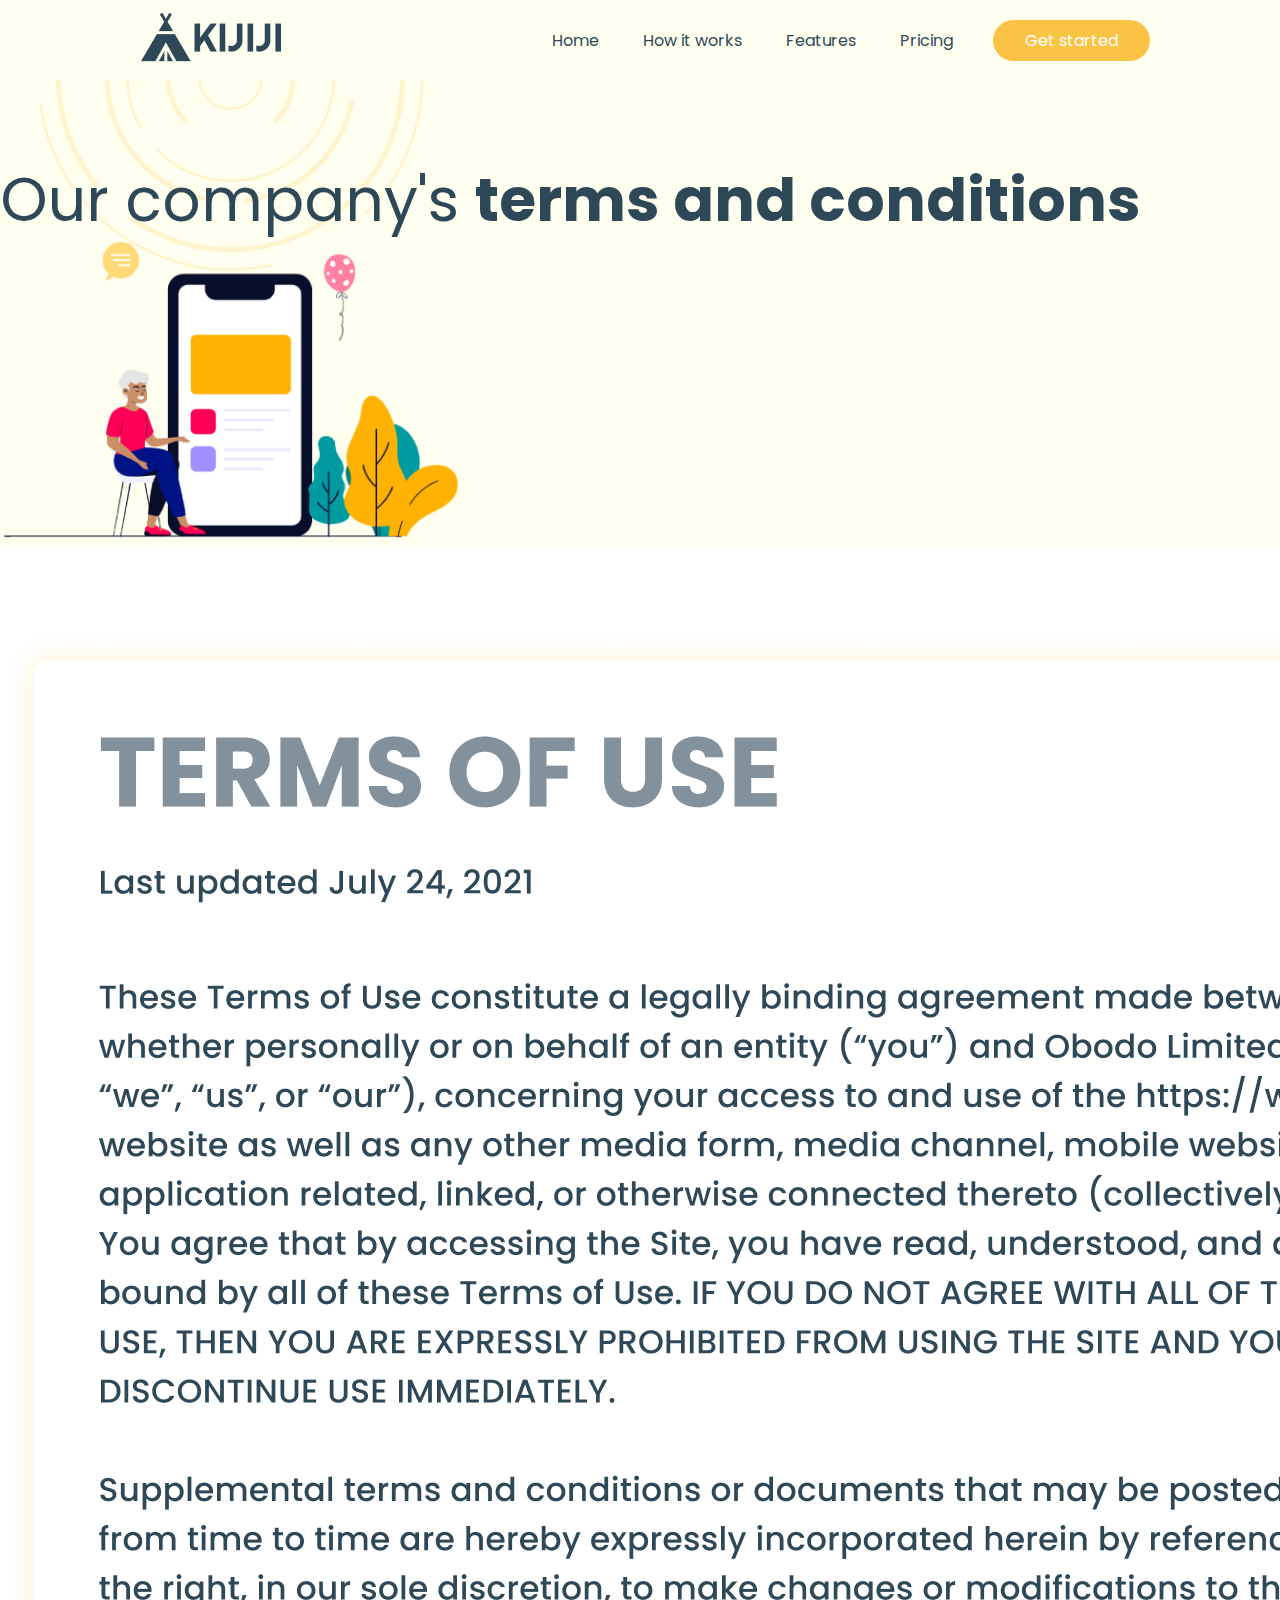
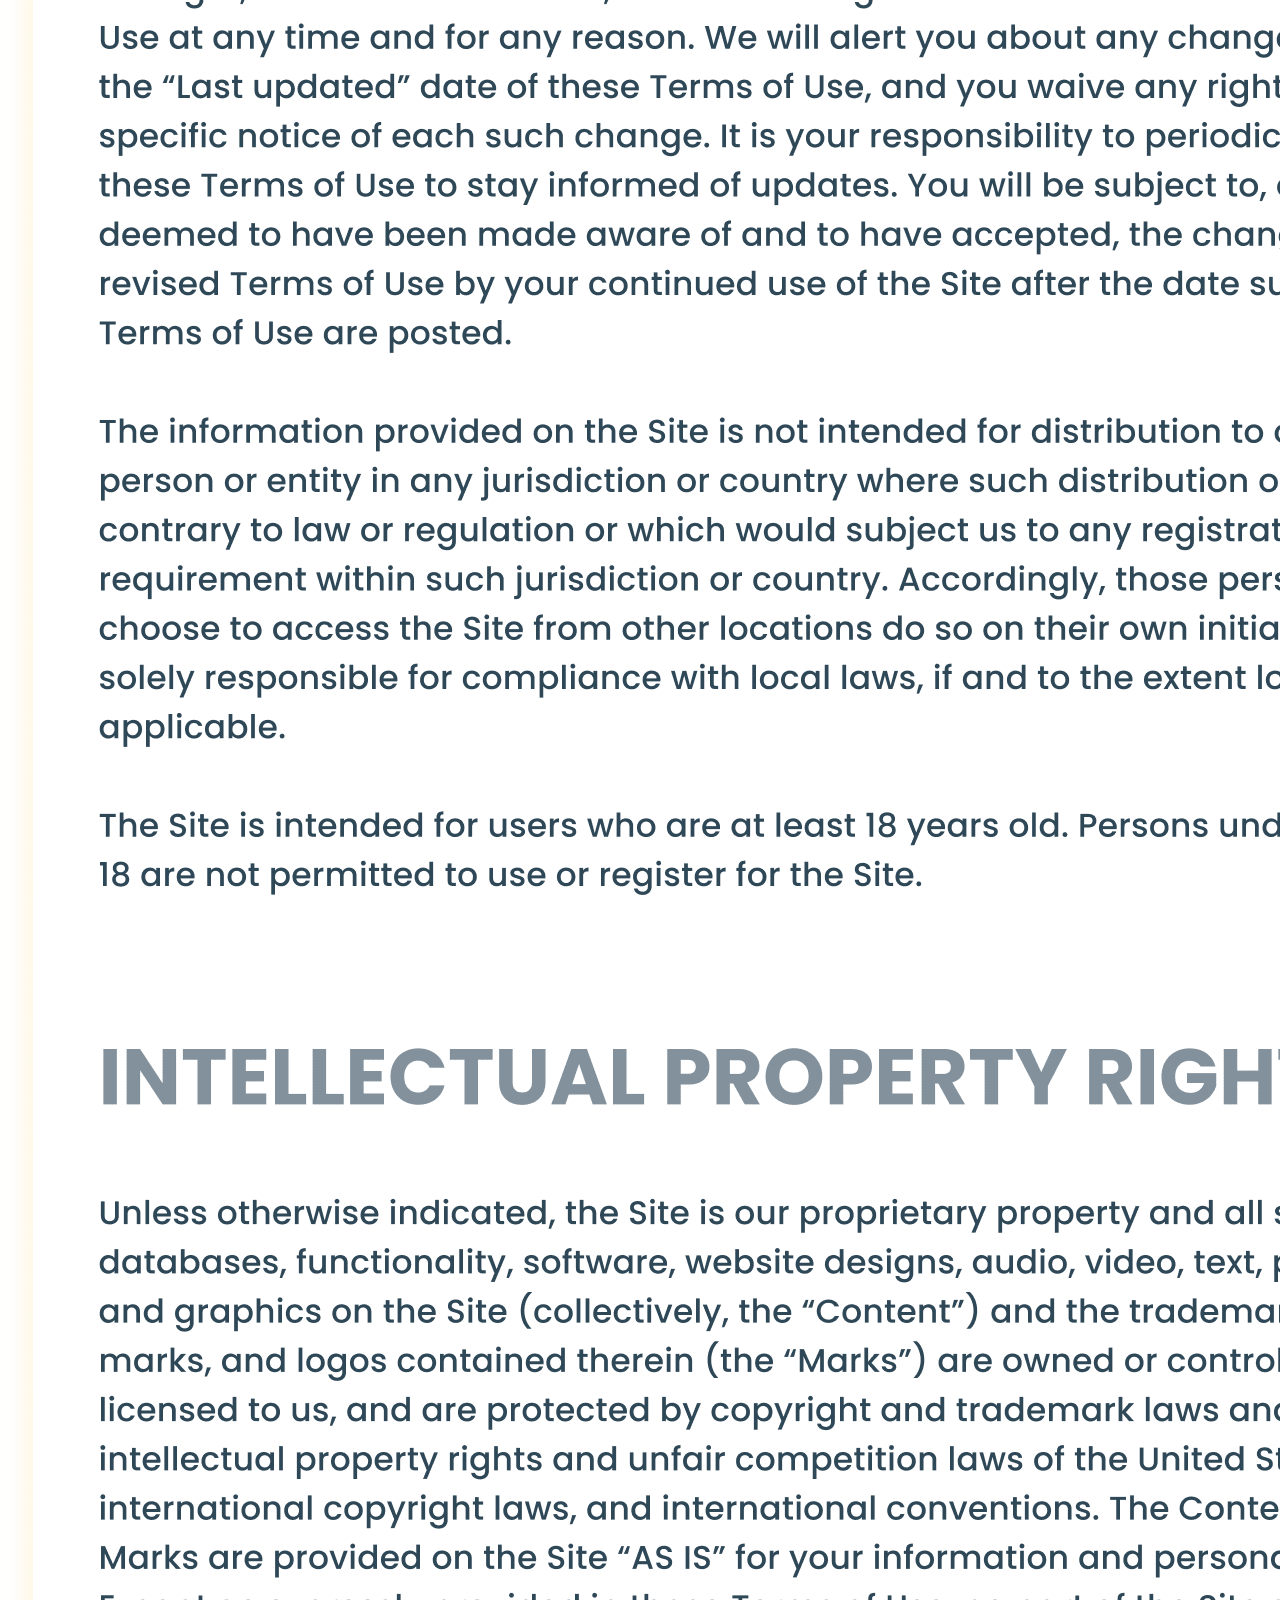
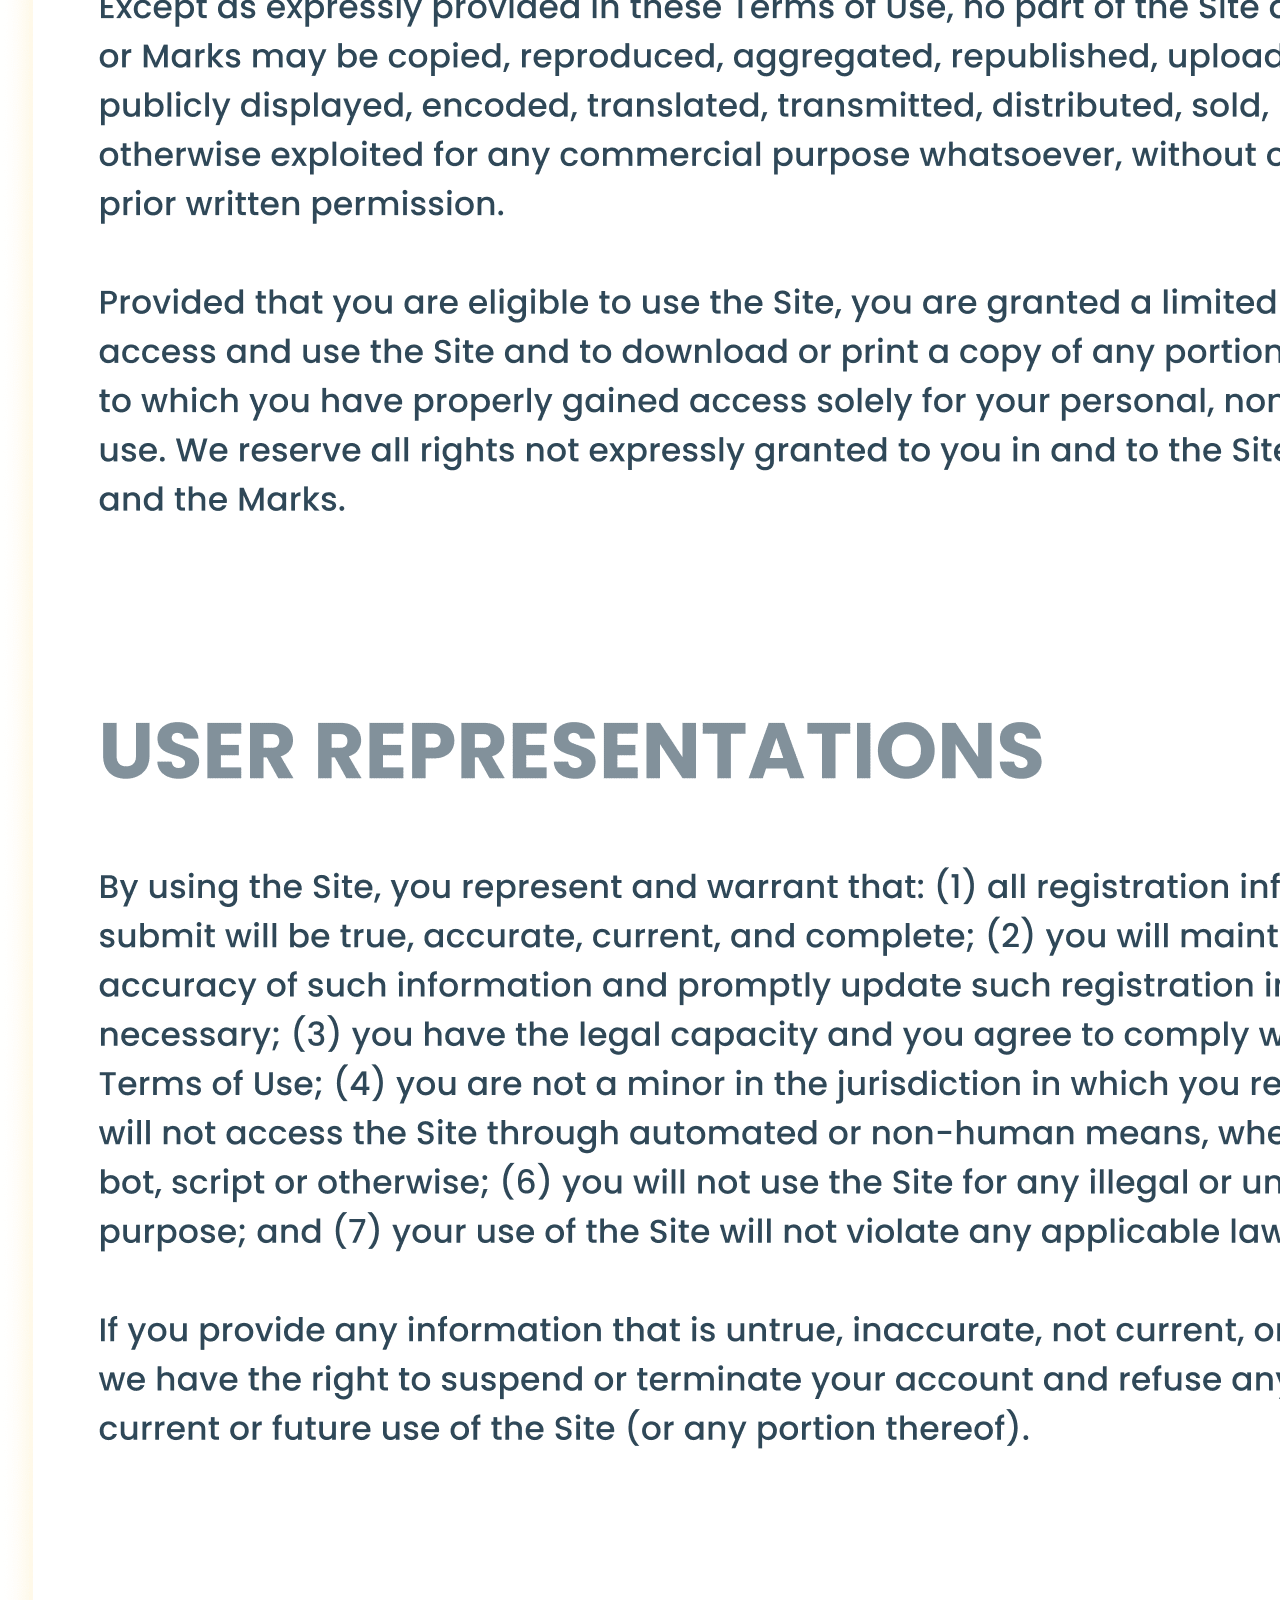
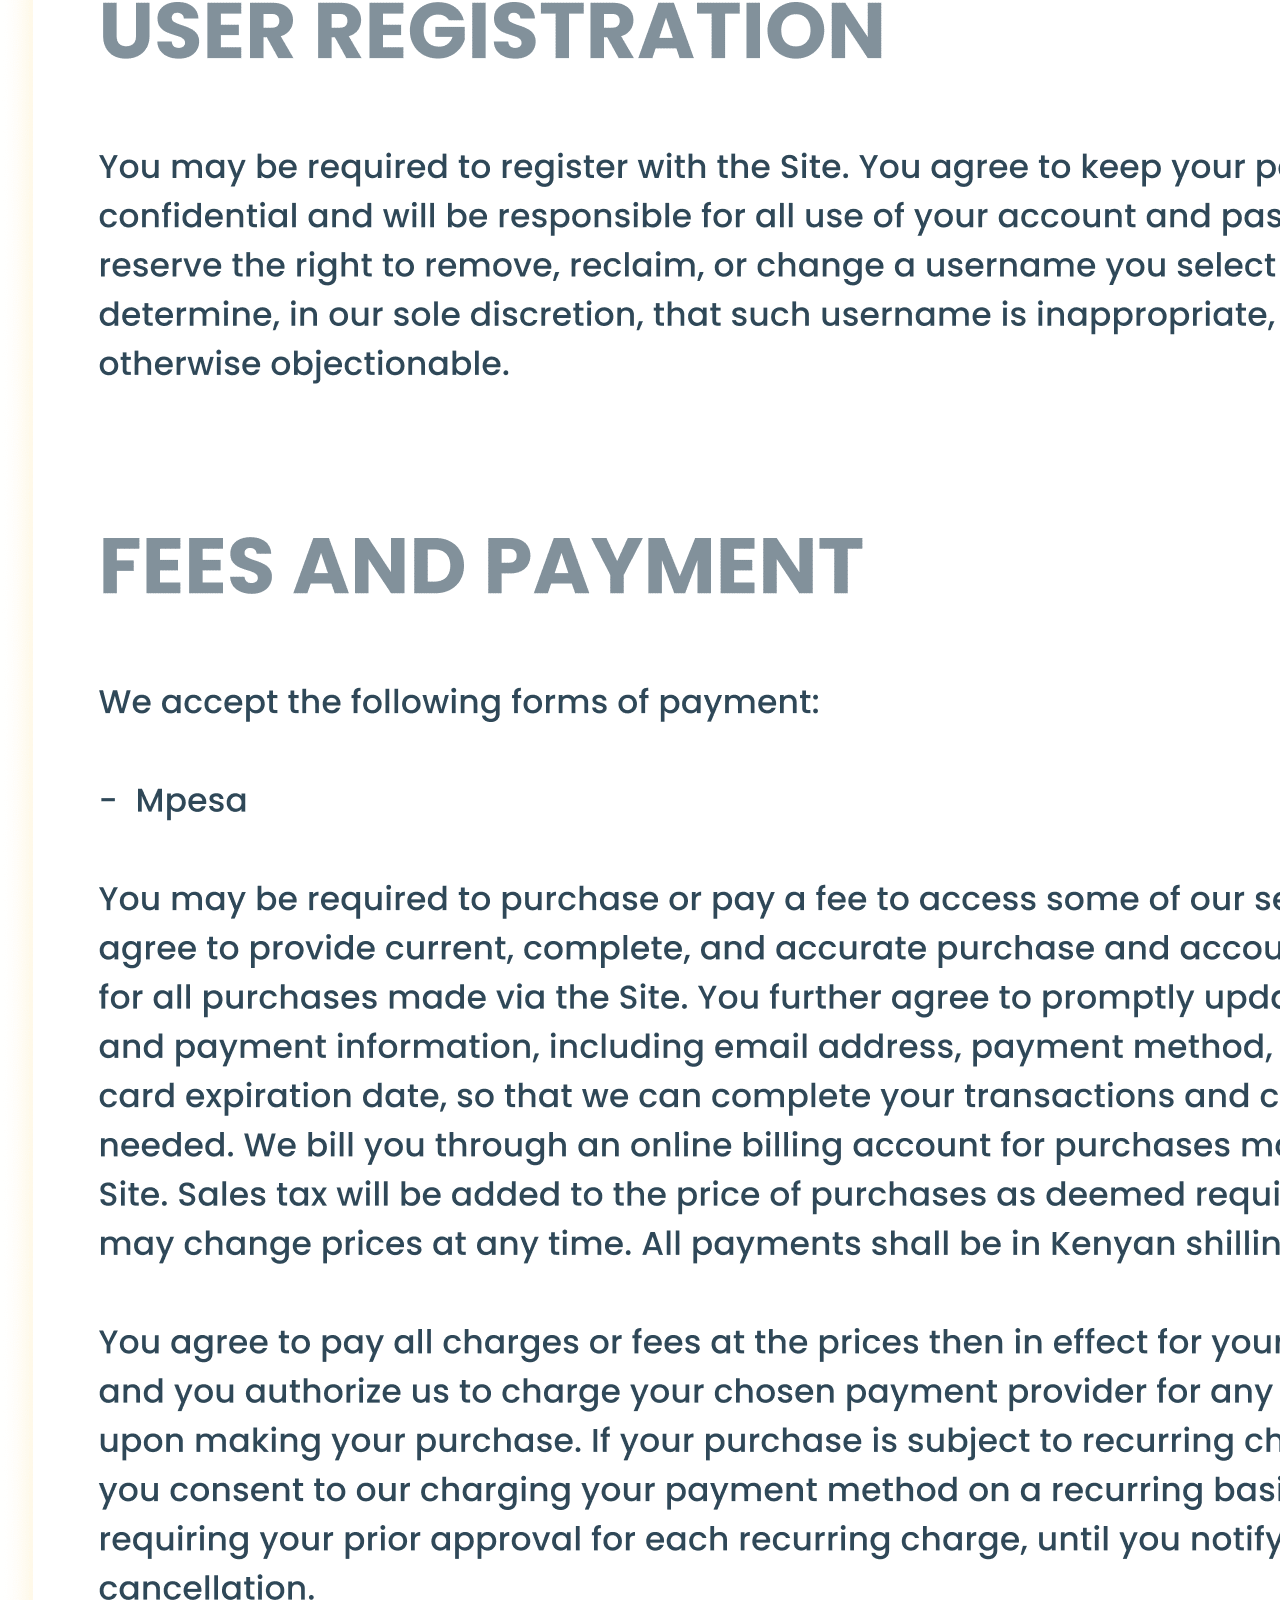
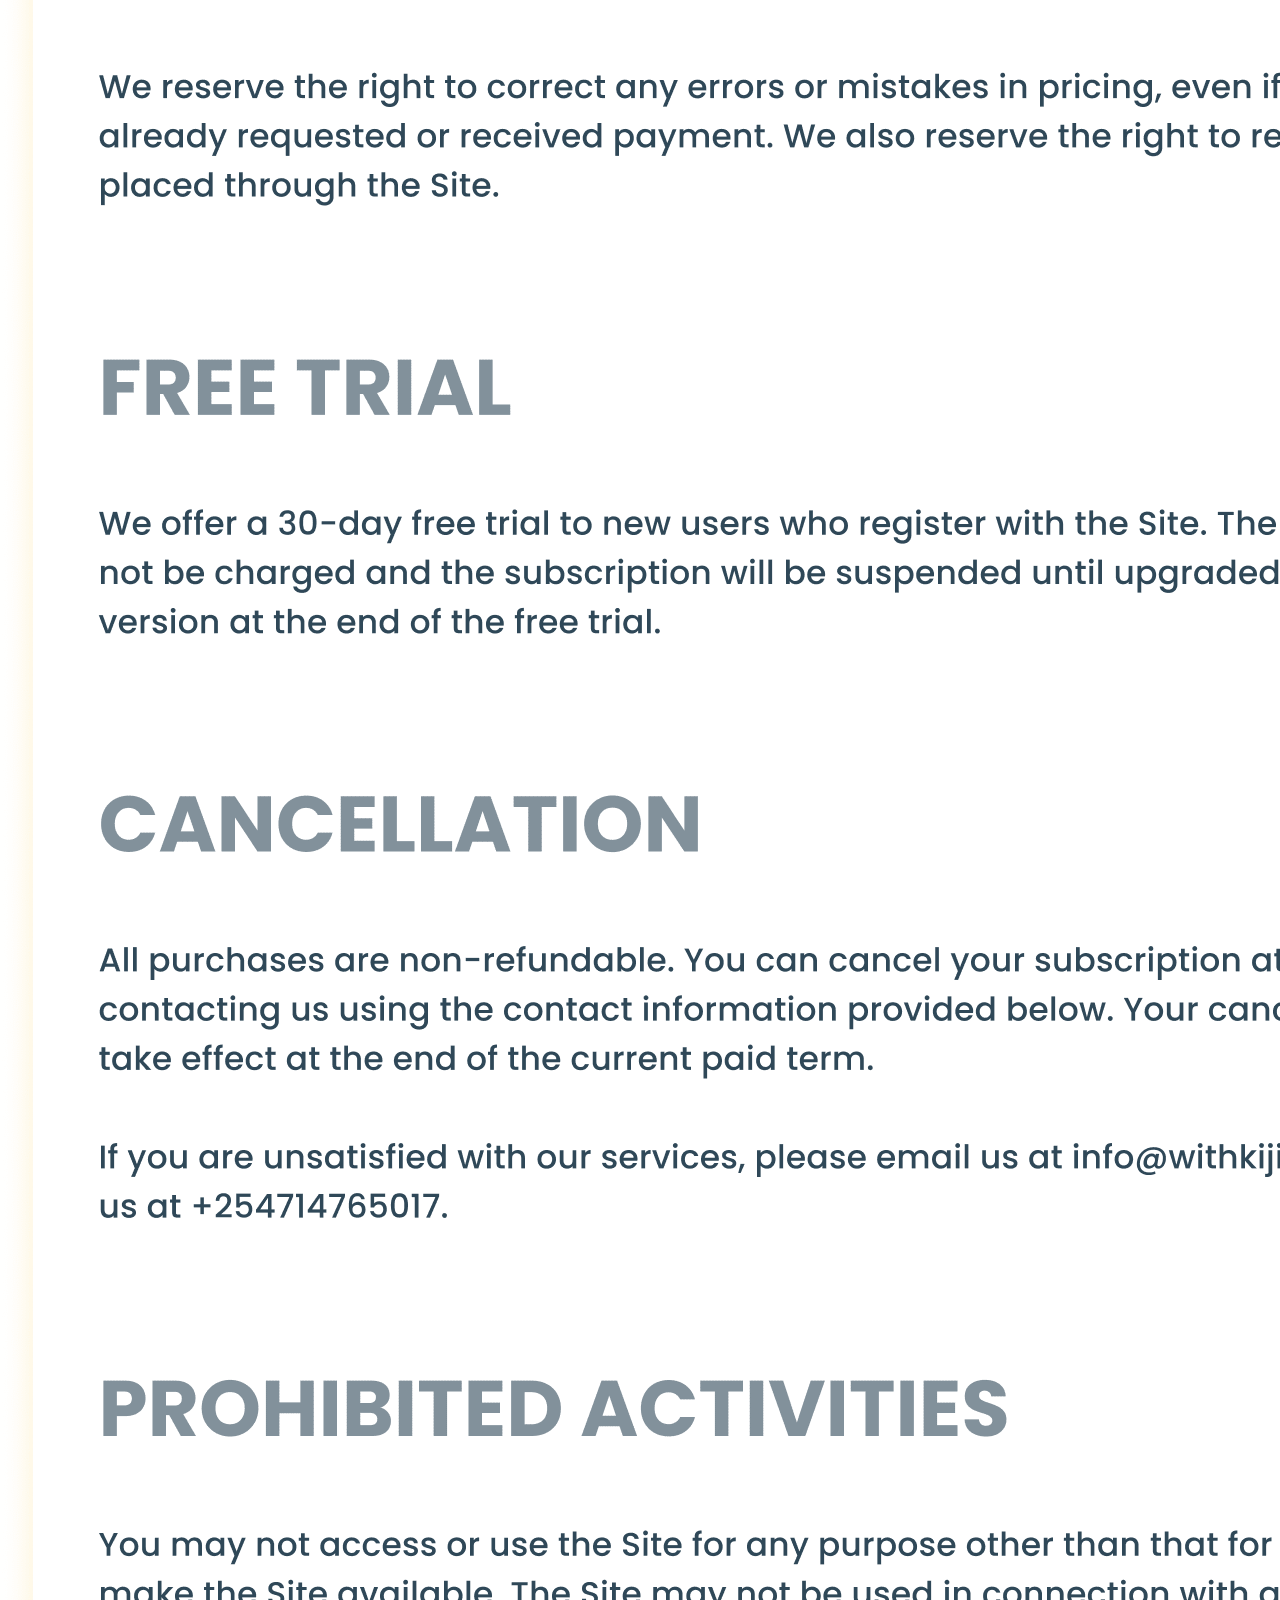
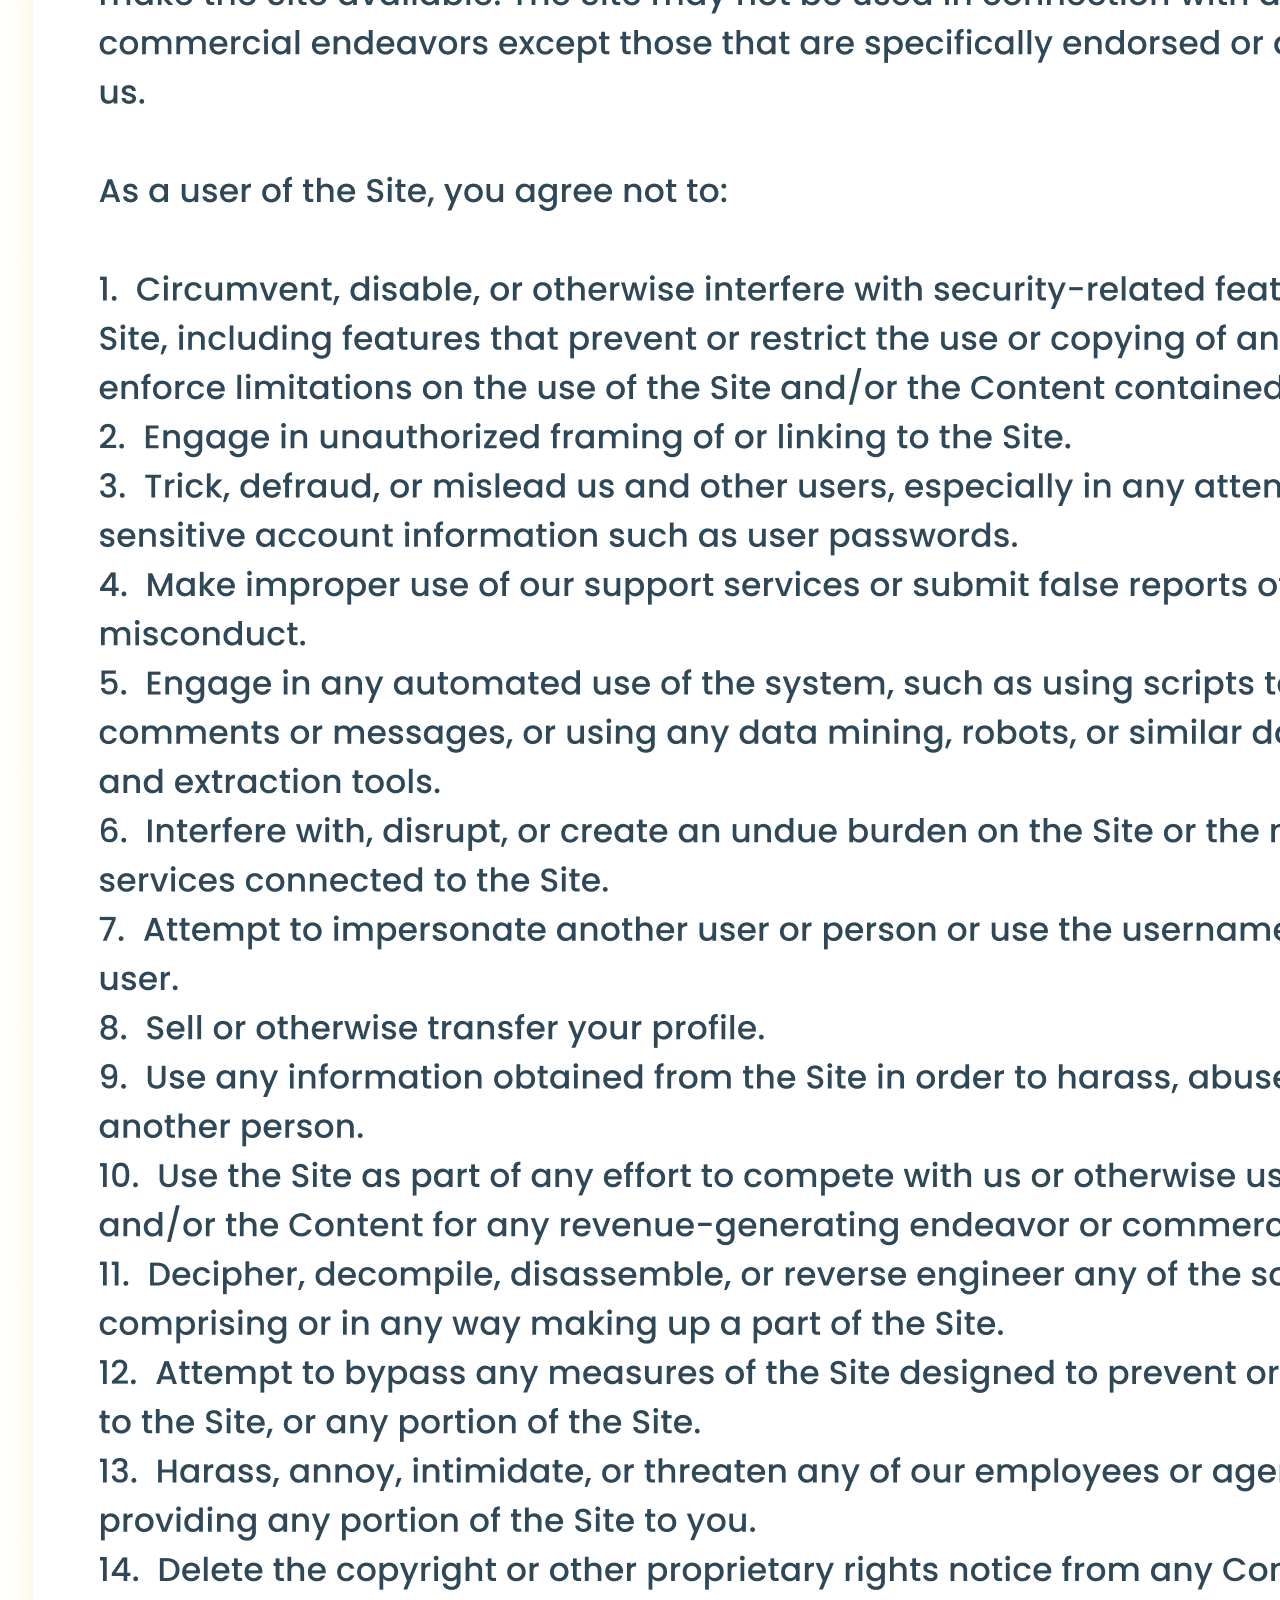
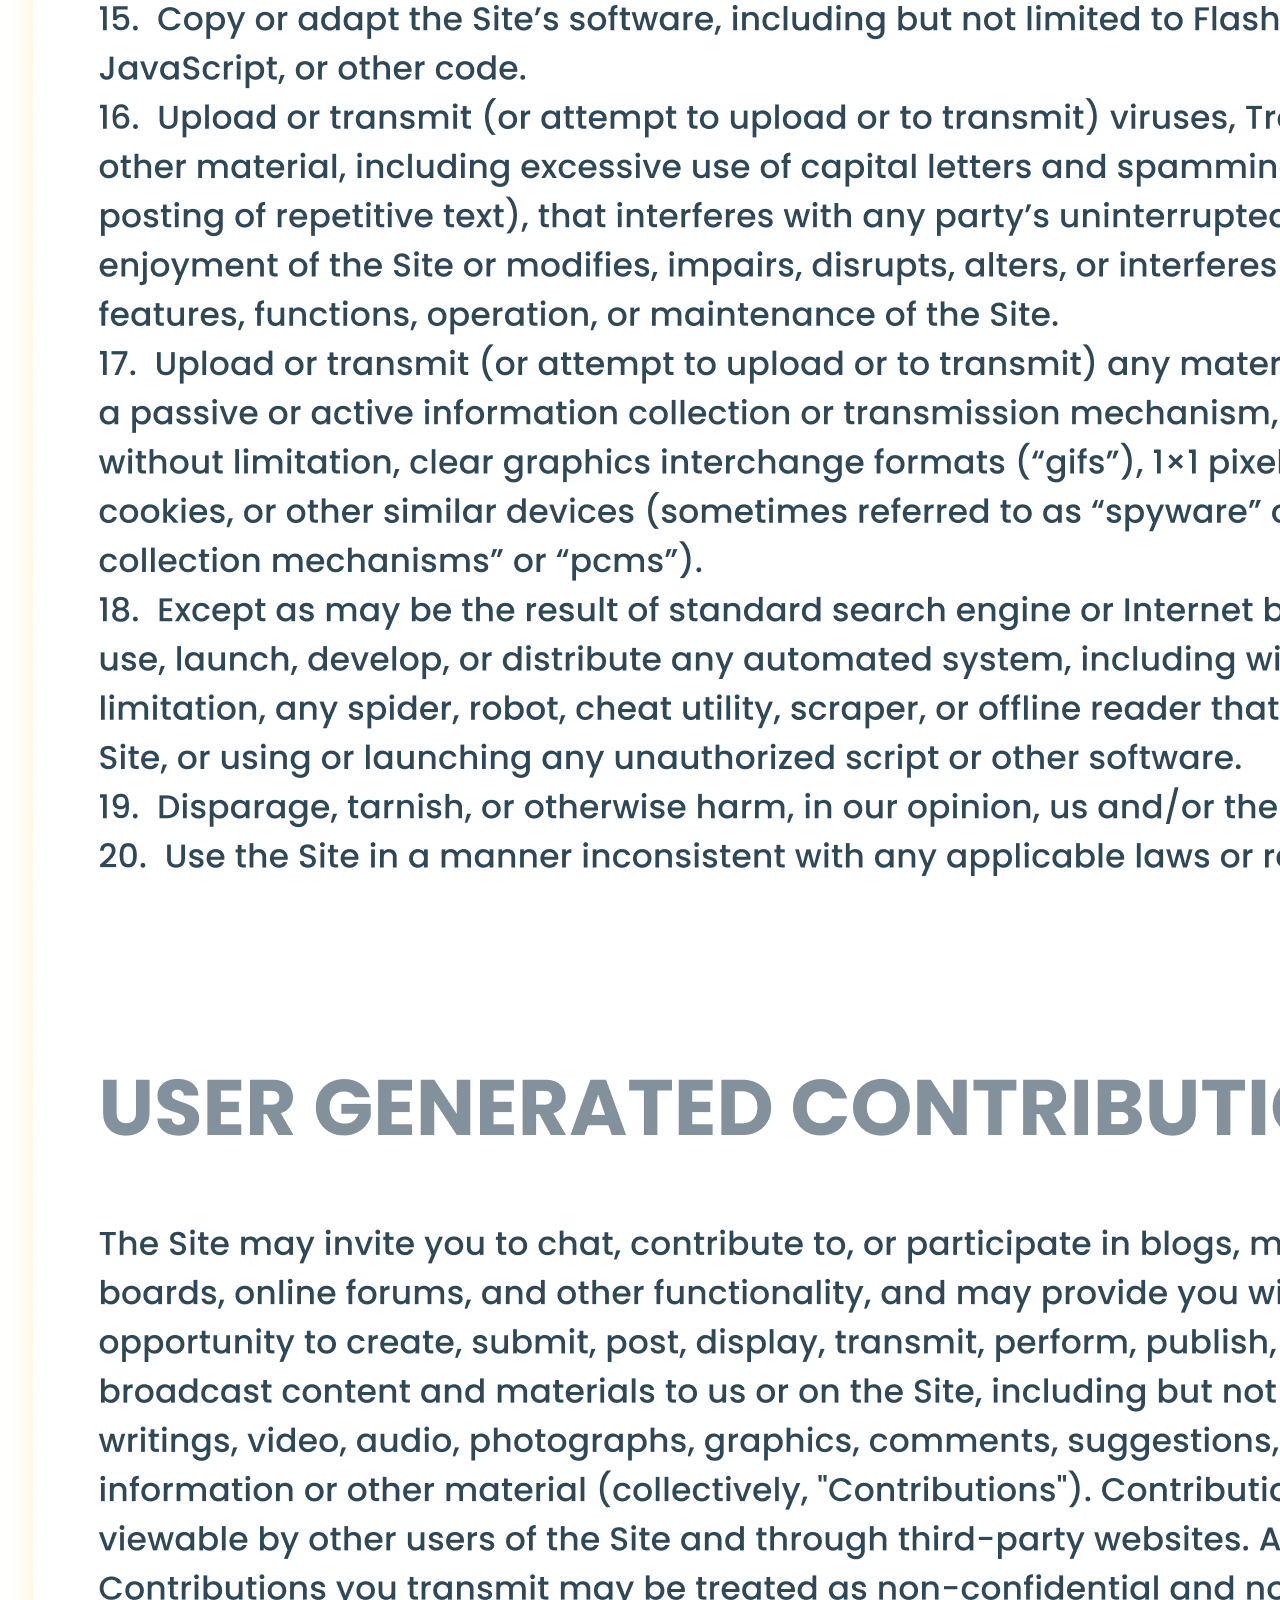
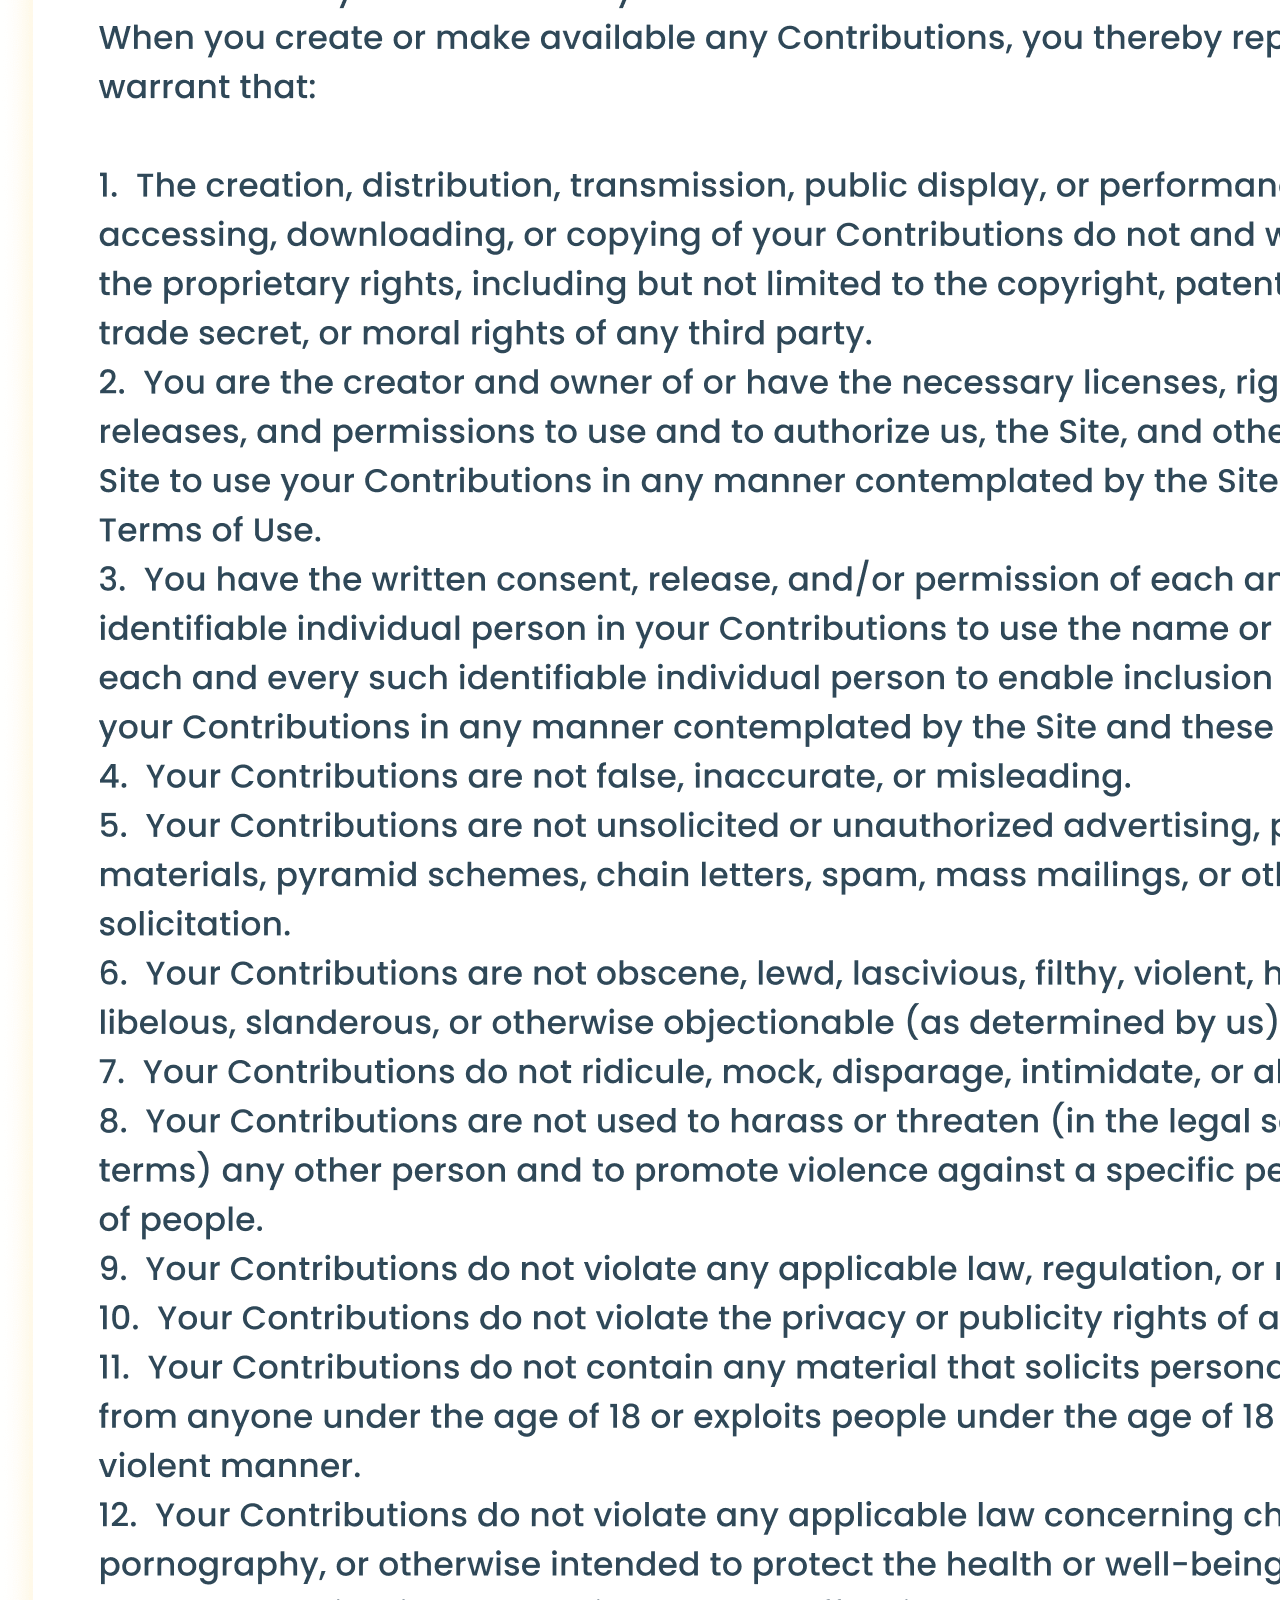
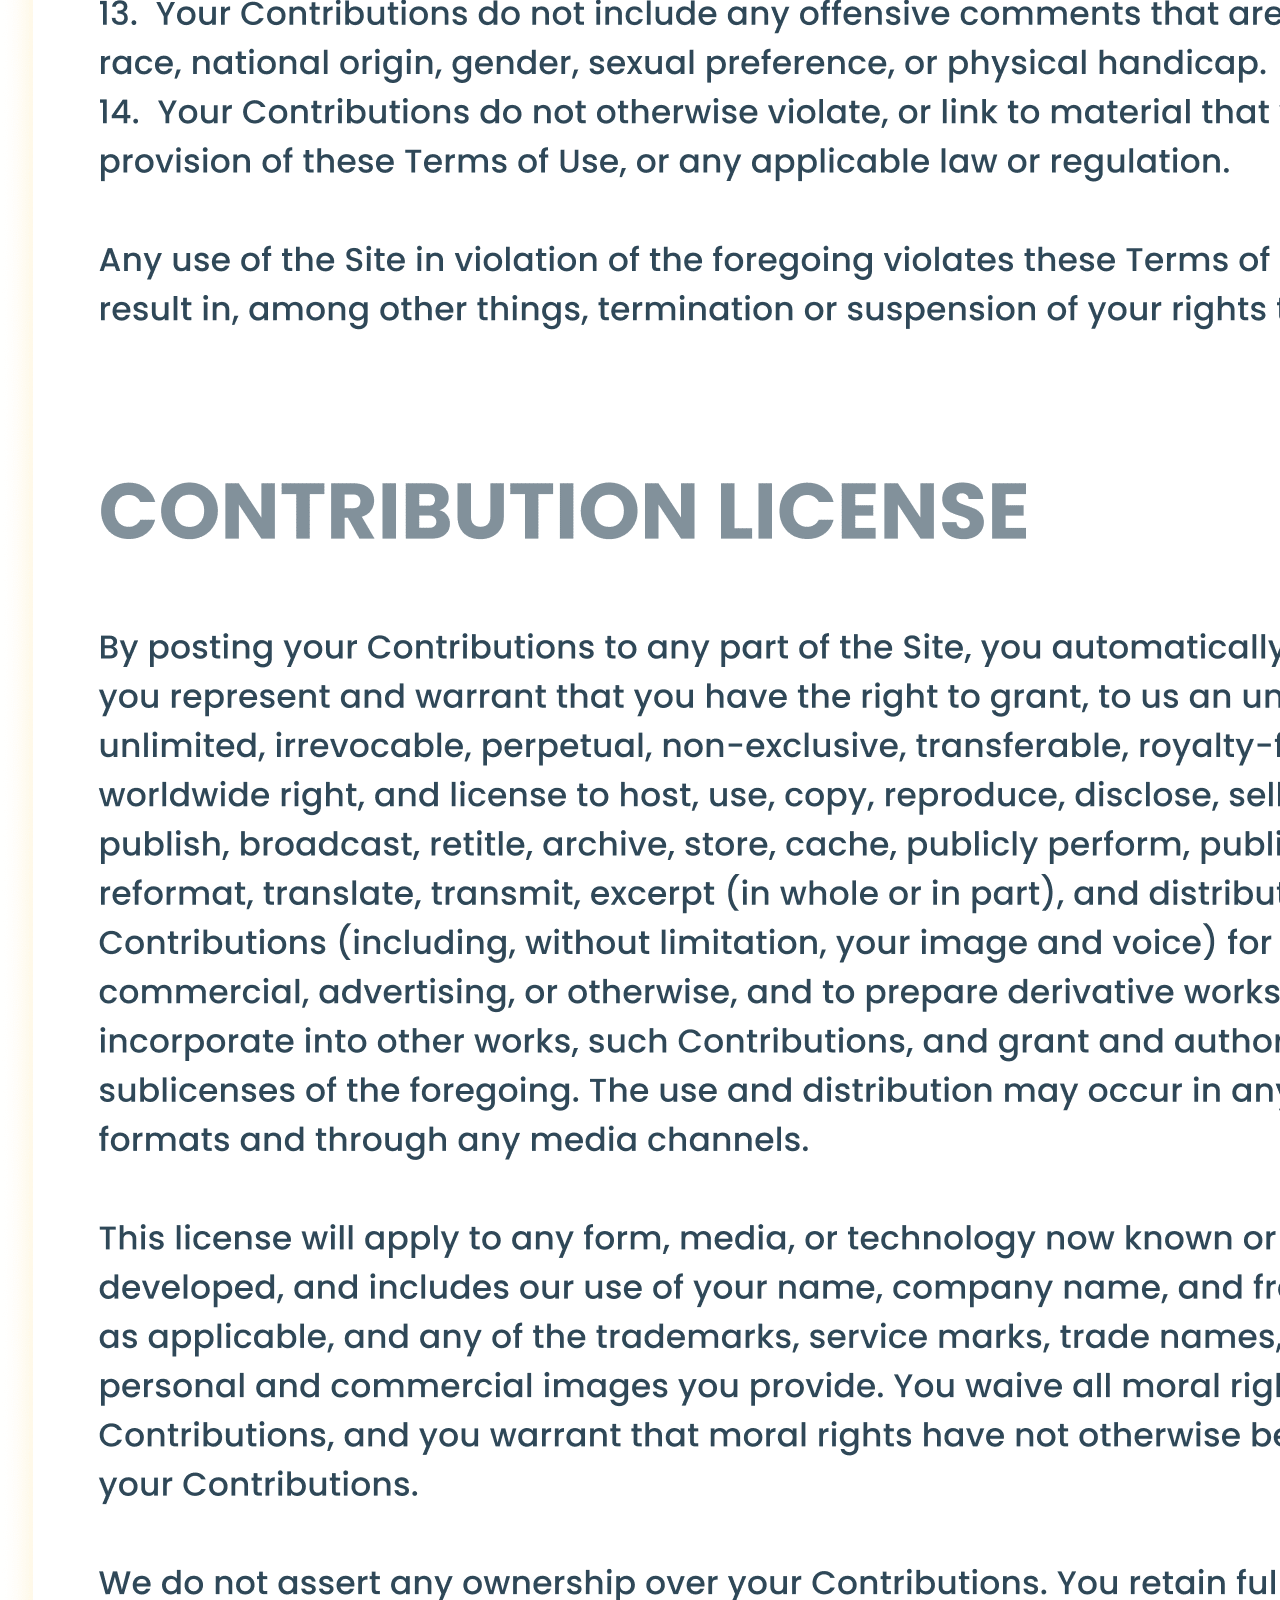
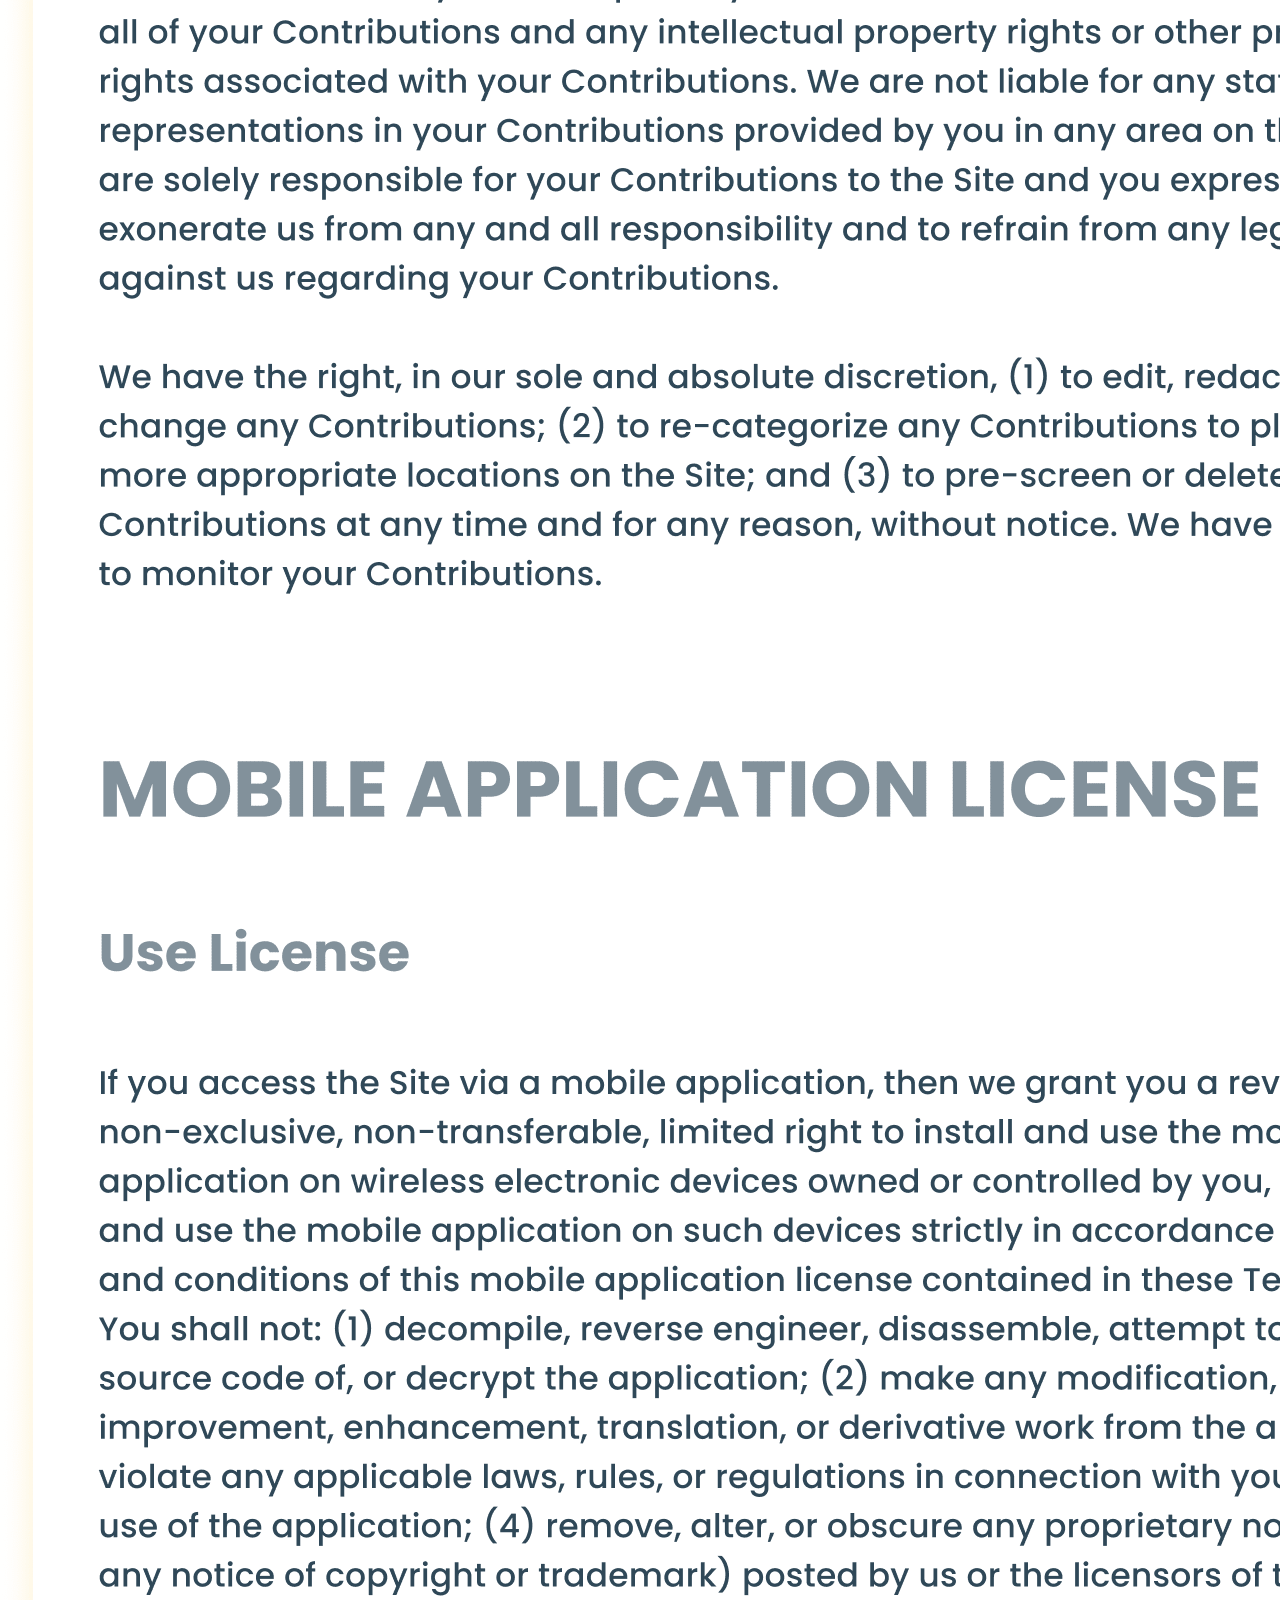
<file: terms.html>
<!DOCTYPE html>
<html lang="en">

<head>
  <meta charset="UTF-8">
  <meta http-equiv="X-UA-Compatible" content="IE=edge">
  <meta name="viewport" content="width=device-width, initial-scale=1.0">
  <title>Property management software</title>

  <!-- Google fonts -->
  <link rel="preconnect" href="https://fonts.googleapis.com">
  <link rel="preconnect" href="https://fonts.gstatic.com" crossorigin>
  <link href="https://fonts.googleapis.com/css2?family=Poppins:wght@400;500;600;700;800&display=swap" rel="stylesheet">
  <!-- Google fonts end -->

  <!-- CDN -->
  <link href="https://cdn.jsdelivr.net/npm/bootstrap@5.0.2/dist/css/bootstrap.min.css" rel="stylesheet"
    integrity="sha384-EVSTQN3/azprG1Anm3QDgpJLIm9Nao0Yz1ztcQTwFspd3yD65VohhpuuCOmLASjC" crossorigin="anonymous">

  <!-- CDN end -->

  <link rel="stylesheet" href="style.css">
</head>

<body>

  <!-- Menu -->
  <section id="header-menu">

    <div class="menu-logo">
      <a href="#"><img src="Images/Kijiji-logo.png" alt="Kijiji logo"></a>
    </div>

    <div class="menu-items">
      <div class="menu-links">
        <nav>
          <ul>
            <li><a href="./index.html#home">Home</a></li>
            <li><a href="./index.html#how-it-works">How it works</a></li>
            <li><a href="./index.html#features">Features</a></li>
            <li><a href="./index.html#pricing">Pricing</a></li>
          </ul>
        </nav>
      </div>
      <div class="menu-button">
        <a href="index.html#pricing">Get started</a>
      </div>
    </div>

  </section>

  <!-- Menu end -->

  <!-- Home  -->

  <section id="home" class="container-fluid">
    <div class="container">
      <div class="row">
        <div class="home-content col-sm-12 col-md-6 ">
          <h1>Our company's <span> terms and conditions </span></h1>
        </div>
        <div class="home-image col-sm-12 col-md-6">
          <img src="Images/terms-illsutration.png" alt="" height="300px">
        </div>
      </div>
    </div>
  </section>

  <!-- Home end -->

  <!-- Image -->
  <div class="container policy">
      <div class="col-sm-12 col-md-2"></div>
      <div class="col-sm-12 col-md-8 text-center">
          <img src="Images/Terms-and-conditions.png" alt="" class="img-fluid">
      </div>
      <div class="col-sm-12 col-md-2"></div>
  </div>
  <!-- Image end -->

  <section id="footer" class="container-fluid">
    <div class="container">
      <div class="row">

        <div class="col-sm-12 col-md-4 footer-sec">
          <img src="Images/Kijiji-logo.png" alt="Kijiji logo" class="img-fluid logo">
          <p>Property management and payment solutions for landlords, tenants and real estate agents.</p>

        </div>
        <div class="col-sm-12 col-md-4 footer-sec">

          <nav>
            <ul>
              <li><a href="./index.html#home">Home</a></li>
              <li><a href="./index.html#features">Features</a></li>
              <li><a href="./index.html#pricing">Pricing</a></li>
              <li><a href="https://app.withkijiji.com/welcome">Get started</a></li>
              <li><a href="./privacy.html">Privacy policy</a></li>
              <li><a href="#">Terms and condition</a></li>
            </ul>
          </nav>

        </div>
        <div class="col-sm-12 col-md-4 footer-sec">
          <h3>Feel free to say Hello</h3>
          <p>If you have any questions about Kijiji or our features please feel free to reach out to us </p>

          <div class="socials">
            <a href="mailto:info@withkijiji.com"><img src="Images/gmail-icon.png" alt="" class="img-fluid"></a>
            <a href="https://www.instagram.com/withkijiji/"><img src="Images//ig-icon.png" alt="" class="img-fluid"></a>
            <a href="https://www.linkedin.com/company/69681862/"><img src="Images/in-icon.png" alt=""
                class="img-fluid"></a>
            <a href="https://twitter.com/withKijiji"><img src="Images/tw-icon.png" alt="" class="img-fluid"></a>
          </div>
        </div>

      </div>
    </div>
  </section>


  <!-- Javascript -->
  <script src="  https://cdnjs.cloudflare.com/ajax/libs/jquery/3.6.0/jquery.min.js
"></script>
  <script src="https://cdn.jsdelivr.net/npm/bootstrap@5.0.2/dist/js/bootstrap.bundle.min.js"
    integrity="sha384-MrcW6ZMFYlzcLA8Nl+NtUVF0sA7MsXsP1UyJoMp4YLEuNSfAP+JcXn/tWtIaxVXM" crossorigin="anonymous">
  </script>
</body>

</html>
</file>
<file: style.css>
html,body{
    background-color: #FFFFFE;
    margin: 0;
    padding: 0;
    font-family: Poppins;
    color: #2F4858;
}

h1{
    font-size: 60px;
    font-weight: 400;
    margin: 0;
    line-height: 80px;
    padding: 0;
    font-family: poppins;
}

h2 {
    font-size: 48px;
    font-weight: 400;
    margin: 0;
    padding: 0;
    font-family: poppins;
}

h6{
    font-size: 20px;
    font-weight: 400;
    margin: 0;
    padding: 0;
    line-height: 32px;
    font-family: poppins;
}

h3{
    font-size: 48px;
    font-weight: 700;
    margin: 0;
    padding: 0;
    line-height: 32px;
    font-family: poppins;
    opacity: 60%;
}
h5{
    font-size: 28px;
    font-weight: 600;
    margin: 0;
    padding: 0;
    line-height: 32px;
    font-family: poppins;
    color: #2F4858;
}
p{
    font-size: 18px;
    margin: 0;
    padding: 0;
    line-height: 32px;
    font-family: poppins;
    color: #2F4858;
}

#header-menu{
    
    position: fixed;
    width: 100vw;
    display: flex;
    justify-content: space-around;
    height: 80px;
    background-color: #FFFFF0;
    z-index: 1;
}

.menu-logo img{
    width: 160px;
}
.menu-items{
    display: flex;
    justify-content: space-between;
}

.menu-links nav ul{
    list-style-type: none;
    padding: 0;
    margin: 0;
}

.menu-links nav ul li{
    display: inline;
    margin-right: 40px;
}

.menu-links nav ul li a, .menu-button a{
    text-decoration: none;
    font-family: poppins;
    font-size: 16px;
    color: #2F4858;
}
.menu-links nav ul li a:hover,
.menu-button a:hover{
    text-decoration: none;
}
.menu-button,.menu-links,.menu-logo{
    display: flex;
    align-items: center;
}

.menu-button a,
.menu-button a:hover{

    padding: 8px 32px;
    background: #FBC343;
    border-radius: 100px;
    color: #fff;

}

/* Home section */
#home{
    background: url(Images/Home-background.png) no-repeat center center;
    background-size: cover;
    
}

#home .container{
    padding-top: 160px;
}

.home-content h1 span{
    font-weight: 700;
}

.home-content h6{
    margin-top: 24px;
}

.home-buttons{
    margin-top: 40px;
    display: flex;
}

.solid-button, .outline-button{
    padding: 16px 64px;
    border-radius: 100px;
    font-family: Poppins;
    font-weight: 500;
    font-size: 16px;

}

.solid-button, .solid-button:hover{
    background: #FBC343;
    color: #fff;
    text-decoration: none;
    margin-right: 24px;
}

.outline-button, .outline-button:hover{
    background: #fff;
    border: 1px solid #FBC343;
    color: #FBC343;
    text-decoration: none;
}

/* How it works */

@keyframes float {
    0% {
        transform: translatey(0px);
       
    }

    50% {
        transform: translatey(0px);
        
    }

    100% {
        transform: translatey(0px);
        
    }
}

.home-image img{
    transform: translatey(0px);
    animation: float 6s ease-in-out infinite;
     
}

/* How it works */

.how-it-works-item{
    text-align: center;
}

.how-it-works-items{
    margin-top: 80px;
}

#how-it-works{
    margin-top: 80px;
}

.how-it-works-item img{
    width: 160px;
    margin-bottom: 24px;
}

.how-it-works-item h5 {
    margin-bottom: 16px;
}

.how-it-works-item p {
    margin-bottom: 24px;
}

.how-it-works-item a,
.how-it-works-item a:hover {
    color: #FBC343;
    text-decoration: none;
    font-size: 18px;
    
}

/* Main features */
#features{
    margin-top: 80px;
}

#features h3{
    margin-bottom: 80px;
}

.main-feature{
    margin-bottom: 80px;
}

.main-feature h2{
    margin-bottom: 24px;
}

.main-feature img{
    transform: translatey(0px);
    animation: float 6s ease-in-out infinite;
}

.main-feature .extras{
    margin-top: 80px;
}

.main-feature h5{
    margin-bottom: 16px;
}

.main-feature .extras p{
    margin-bottom: 40px;
}

.main-feature .feature-content{
    align-self: center;
}

#tenants{
     background: url(Images/Home-background.png) no-repeat center center;
     background-size: cover;
     padding-top: 80px;
}

#tenants h3{
    margin-bottom: 24px;
}

#tenants img{
    transform: translatey(0px);
    animation: float 6s ease-in-out infinite;
    margin-top: 80px;
}

#pricing{
    margin-top: 80px;
}

#pricing h3 {
    line-height: 64px;
    margin-bottom: 24px;
}

#pricing h5{
    text-decoration: underline;
    margin-bottom: 40px;
    font-weight: 800;
}

#pricing img{
    margin-top: 40px;
    width: 25vw;
    transform: translatey(0px);
    animation: float 6s ease-in-out infinite;
}


.policy{
    text-align: center;
    margin-top: 80px;
}
.policy img{
    transform: translatey(0px);
    animation: float 6s ease-in-out infinite;
}
.pricing-features{
    margin-top: 40px;
    text-align: center;
}

.pricing-features img{
    align-content: center;
}

#footer{
    margin-top: 180px;
    padding-top: 40px;
    padding-bottom: 40px;
    background-color: #FFFFF0;
}

#footer .logo{
    width: 100px;
}

#footer nav ul{
    list-style-type: none;
}

#footer nav li{
    margin-bottom: 8px;
}
#footer nav li a,
#footer nav li a:hover{
    color: #2F4858;
    text-decoration: underline;
    font-family: Poppins;
    font-size: 18px;
}

#footer h3{
    line-height: 64px;
    margin-bottom: 16px;
}

#footer .socials{
margin-top: 40px;
 display: flex;
 justify-content: space-between;

}

#footer .socials img{
    width: 40px;
}


@media screen and (max-width: 600px) {
    .menu-links{
        display: none;
    }

    .menu-logo img {
        width: 100px;
    }

    h1{
        font-size: 40px;
        line-height: 48px;
    }

    h6{
        font-size: 18px;
    }

    h3{
        font-size: 32px;
    }

    p{
        font-size: 16px;
    }

    .home-buttons{
        display: flex;
        flex-direction: column;
        margin: 40px 0;
        justify-content: center;
    }

    .home-buttons a{
        margin-bottom: 24px;
        margin-right: 0;
        text-align: center;
    }

    .how-it-works-item{
        margin-bottom: 40px;
    }

    #pricing img {
        width: 90vw;
        
    }

    .footer-sec{
        margin-bottom: 40px;
    }
}
</file>
